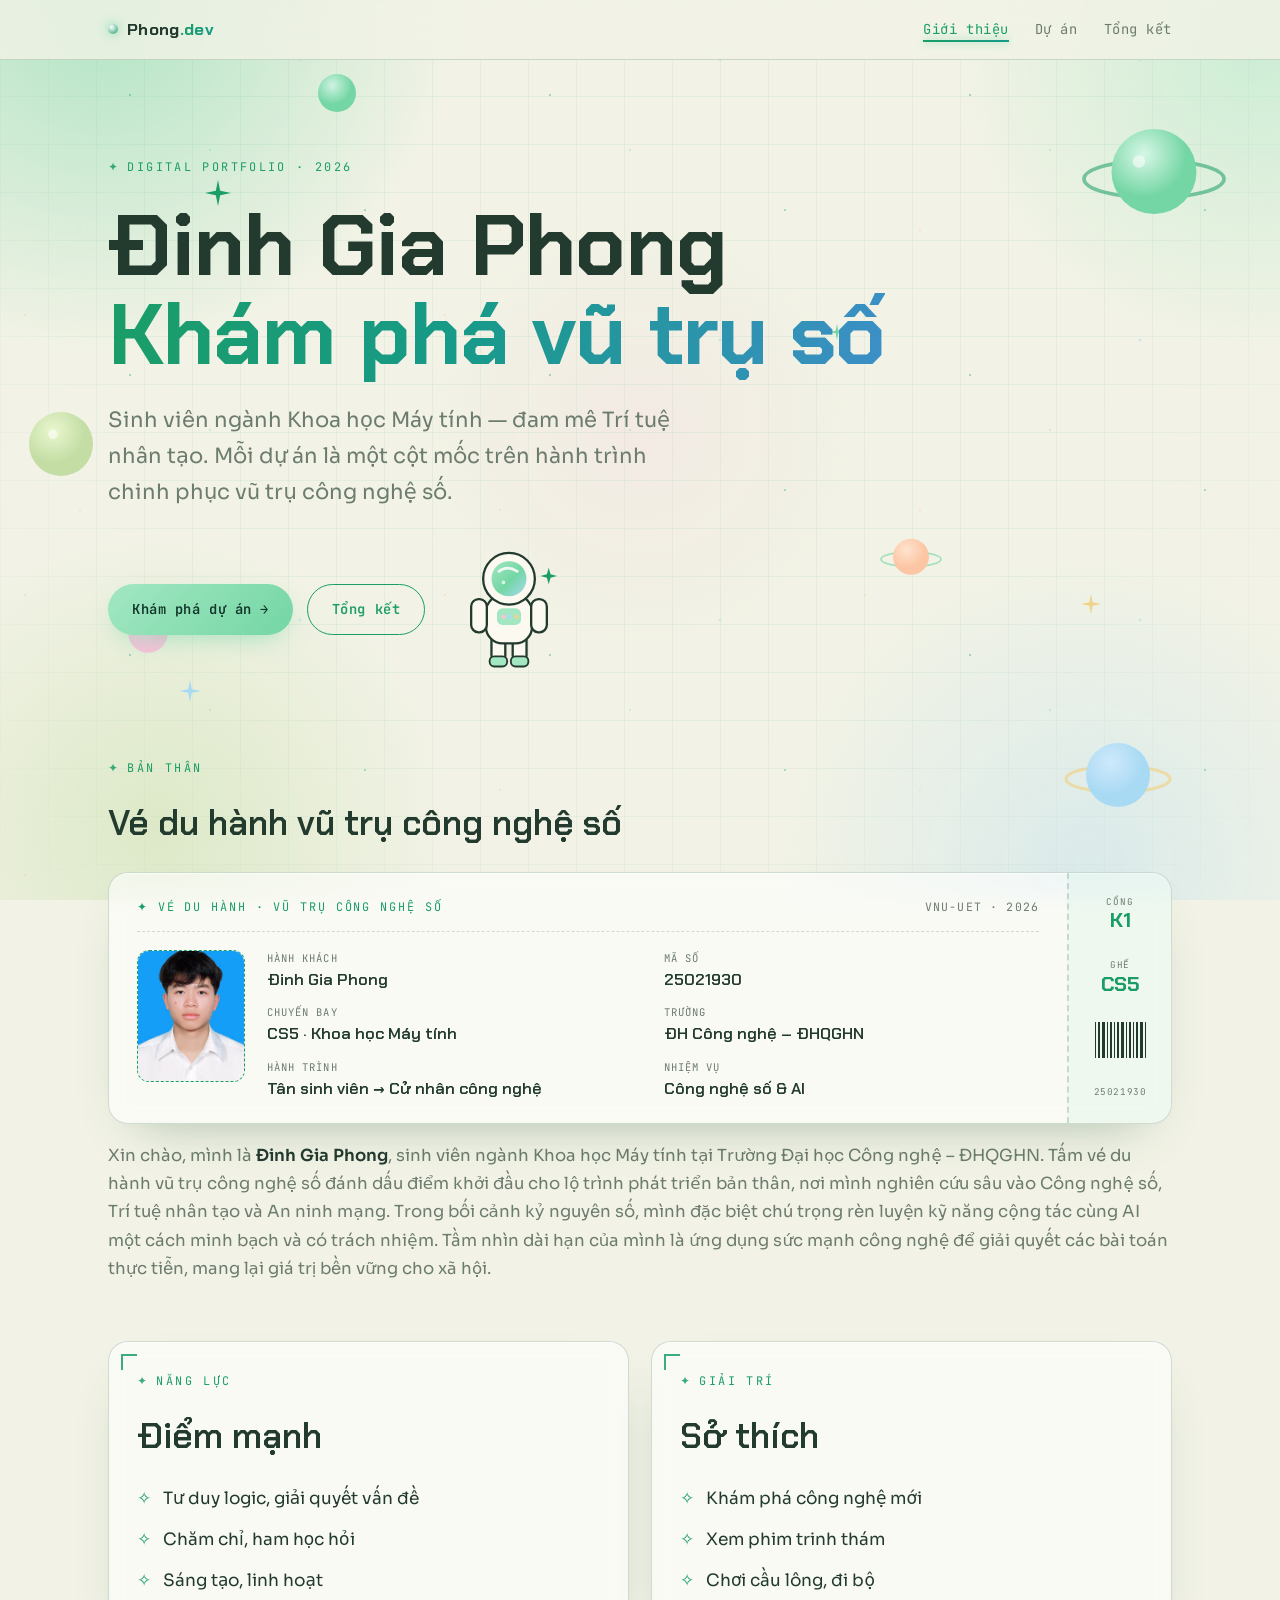
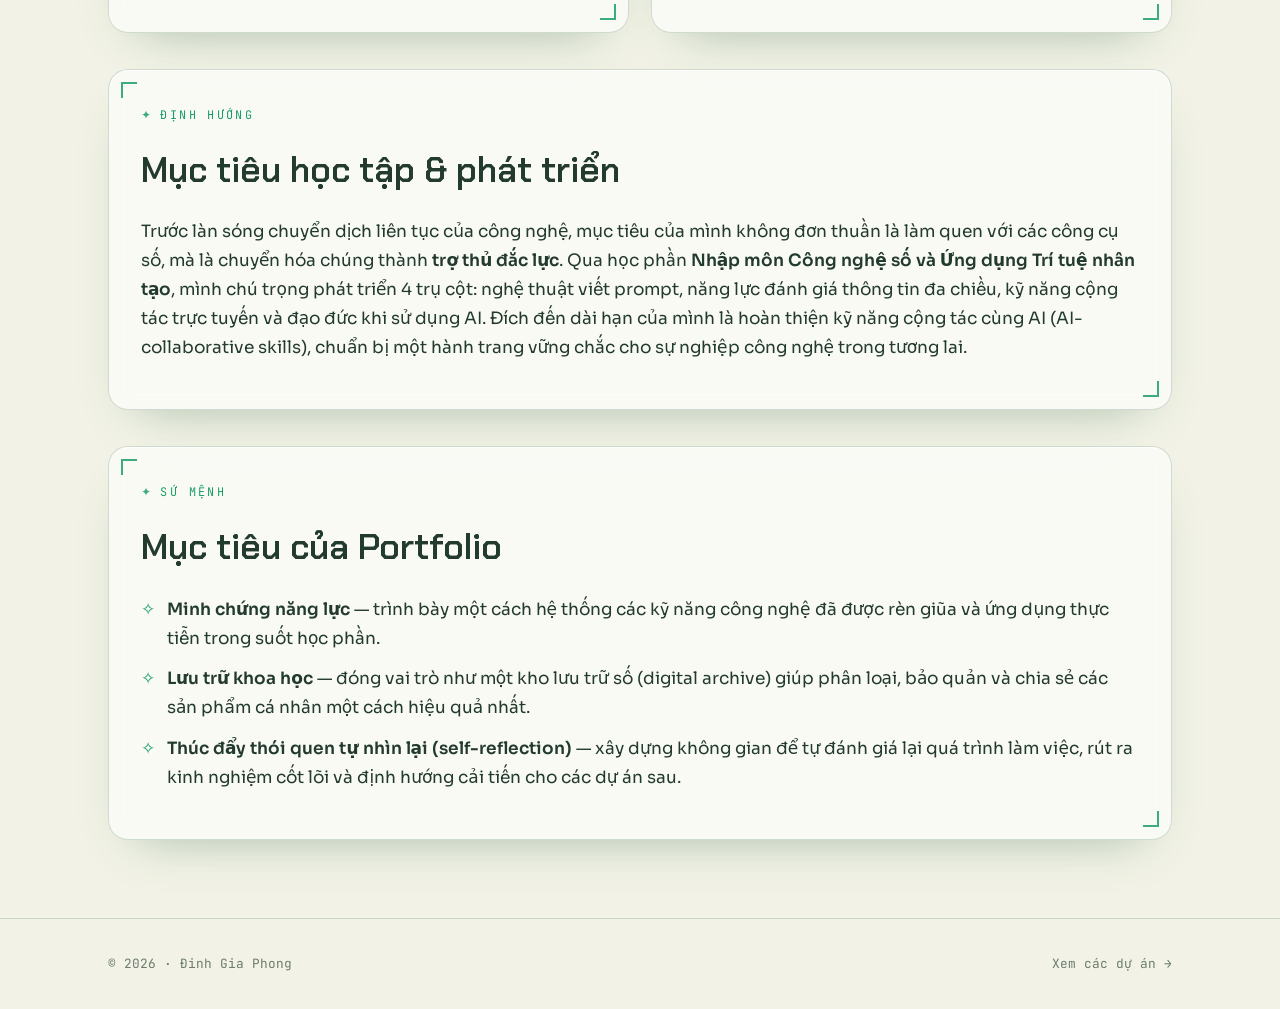
<file: index.html>
<!DOCTYPE html>
<html lang="vi">
<head>
<meta charset="UTF-8" />
<meta name="viewport" content="width=device-width, initial-scale=1.0" />
<!-- 👉 THAY [Tên của em] (hiện ở tiêu đề tab) -->
<title>Portfolio — Đinh Gia Phong</title>
<link rel="preconnect" href="https://fonts.googleapis.com" />
<link rel="preconnect" href="https://fonts.gstatic.com" crossorigin />
<link href="https://fonts.googleapis.com/css2?family=Chakra+Petch:wght@400;500;600;700&family=Sora:wght@400;500;600;700&family=JetBrains+Mono:wght@400;500;600&display=swap" rel="stylesheet" />
<link rel="stylesheet" href="style.css" />
</head>
<body>

<!-- nền vũ trụ (giống nhau ở cả 3 trang) -->
<div class="grid" aria-hidden="true"></div>
<div class="cosmos" aria-hidden="true">
  <svg class="planet p1" viewBox="0 0 120 120"><defs><radialGradient id="g1" cx="38%" cy="30%"><stop offset="0%" stop-color="#D7F7E6"/><stop offset="100%" stop-color="#74D6A4"/></radialGradient></defs><ellipse cx="60" cy="64" rx="56" ry="15" fill="none" stroke="#1B9D67" stroke-width="3" opacity=".55"/><circle cx="60" cy="58" r="34" fill="url(#g1)"/><circle cx="48" cy="50" r="5" fill="#fff" opacity=".55"/></svg>
  <svg class="planet p2" viewBox="0 0 120 120"><defs><radialGradient id="g2" cx="38%" cy="30%"><stop offset="0%" stop-color="#EAF7CF"/><stop offset="100%" stop-color="#C3DDA4"/></radialGradient></defs><circle cx="60" cy="60" r="40" fill="url(#g2)"/><circle cx="50" cy="48" r="6" fill="#fff" opacity=".55"/></svg>
  <svg class="planet p3" viewBox="0 0 120 120"><defs><radialGradient id="g3" cx="38%" cy="30%"><stop offset="0%" stop-color="#CFE9FB"/><stop offset="100%" stop-color="#A9DAF4"/></radialGradient></defs><ellipse cx="60" cy="62" rx="52" ry="13" fill="none" stroke="#F0D38A" stroke-width="3" opacity=".7"/><circle cx="60" cy="58" r="32" fill="url(#g3)"/></svg>
  <svg class="planet p4" viewBox="0 0 120 120"><defs><radialGradient id="g4" cx="38%" cy="30%"><stop offset="0%" stop-color="#CFF3E2"/><stop offset="100%" stop-color="#74D6A4"/></radialGradient></defs><circle cx="60" cy="60" r="38" fill="url(#g4)"/></svg>
  <svg class="planet p5" viewBox="0 0 120 120"><defs><radialGradient id="g5" cx="38%" cy="30%"><stop offset="0%" stop-color="#FFE3CE"/><stop offset="100%" stop-color="#FCC6A4"/></radialGradient></defs><ellipse cx="60" cy="62" rx="50" ry="12" fill="none" stroke="#74D6A4" stroke-width="3" opacity=".6"/><circle cx="60" cy="58" r="30" fill="url(#g5)"/></svg>
  <svg class="planet p6" viewBox="0 0 120 120"><defs><radialGradient id="g6" cx="38%" cy="30%"><stop offset="0%" stop-color="#F7D9E8"/><stop offset="100%" stop-color="#F8C2D8"/></radialGradient></defs><circle cx="60" cy="60" r="36" fill="url(#g6)"/></svg>
  <i class="meteor m1"></i><i class="meteor m2"></i><i class="meteor m3"></i><i class="meteor m4"></i><i class="meteor m5"></i>
  <svg class="spark s1" viewBox="0 0 24 24"><path d="M12 0 L14 10 L24 12 L14 14 L12 24 L10 14 L0 12 L10 10 Z" fill="#1B9D67"/></svg>
  <svg class="spark s2" viewBox="0 0 24 24"><path d="M12 0 L14 10 L24 12 L14 14 L12 24 L10 14 L0 12 L10 10 Z" fill="#F0D38A"/></svg>
  <svg class="spark s3" viewBox="0 0 24 24"><path d="M12 0 L14 10 L24 12 L14 14 L12 24 L10 14 L0 12 L10 10 Z" fill="#74D6A4"/></svg>
  <svg class="spark s4" viewBox="0 0 24 24"><path d="M12 0 L14 10 L24 12 L14 14 L12 24 L10 14 L0 12 L10 10 Z" fill="#A9DAF4"/></svg>
</div>

<header class="topbar">
  <nav class="nav">
    <!-- 👉 THAY tên trong logo -->
    <a class="brand" href="index.html"><span class="dot"></span>Phong<span>.dev</span></a>
    <ul class="nav-links">
      <li><a href="index.html" class="is-active">Giới thiệu</a></li>
      <li><a href="projects.html">Dự án</a></li>
      <li><a href="conclusion.html">Tổng kết</a></li>
    </ul>
  </nav>
</header>

<section class="hero">
  <div class="wrap">
    <span class="kicker rise d1">Digital Portfolio · 2026</span>
    <!-- 👉 THAY tên -->
    <h1 class="rise d2">Đinh Gia Phong<br /><span class="accent">Khám phá vũ trụ số</span></h1>
    <p class="lede rise d3">
      Sinh viên ngành Khoa học Máy tính — đam mê Trí tuệ nhân tạo. Mỗi dự án là một cột mốc trên hành trình chinh phục vũ trụ công nghệ số.
    </p>
    <div class="hero-row rise d4">
      <div class="hero-cta">
        <a class="btn" href="projects.html">Khám phá dự án →</a>
        <a class="btn btn-ghost" href="conclusion.html">Tổng kết</a>
      </div>
      <!-- 🧑‍🚀 Phi hành gia -->
      <svg class="astro" viewBox="0 0 130 150" xmlns="http://www.w3.org/2000/svg">
        <defs><linearGradient id="visor" x1="0" y1="0" x2="1" y2="1"><stop offset="0%" stop-color="#A2E7C2"/><stop offset="55%" stop-color="#74D6A4"/><stop offset="100%" stop-color="#A9DAF4"/></linearGradient></defs>
        <rect x="42" y="58" width="46" height="50" rx="14" fill="#74D6A4"/>
        <rect x="46" y="100" width="15" height="32" rx="7" fill="#FCF9F1" stroke="#233A2E" stroke-width="2.5"/>
        <rect x="69" y="100" width="15" height="32" rx="7" fill="#FCF9F1" stroke="#233A2E" stroke-width="2.5"/>
        <rect x="44" y="126" width="19" height="11" rx="5" fill="#A2E7C2" stroke="#233A2E" stroke-width="2"/>
        <rect x="67" y="126" width="19" height="11" rx="5" fill="#A2E7C2" stroke="#233A2E" stroke-width="2"/>
        <rect x="40" y="60" width="50" height="52" rx="18" fill="#FCF9F1" stroke="#233A2E" stroke-width="2.5"/>
        <rect x="24" y="64" width="17" height="36" rx="8" fill="#FCF9F1" stroke="#233A2E" stroke-width="2.5"/>
        <rect x="89" y="64" width="17" height="36" rx="8" fill="#FCF9F1" stroke="#233A2E" stroke-width="2.5"/>
        <rect x="52" y="74" width="26" height="18" rx="6" fill="#A2E7C2"/>
        <circle cx="59" cy="83" r="2.4" fill="#F8C2D8"/><circle cx="66" cy="83" r="2.4" fill="#A9DAF4"/><circle cx="73" cy="83" r="2.4" fill="#F0D38A"/>
        <circle cx="65" cy="42" r="28" fill="#FCF9F1" stroke="#233A2E" stroke-width="2.5"/>
        <circle cx="65" cy="42" r="19" fill="url(#visor)"/>
        <path d="M54 34 q9 -7 20 0" stroke="#fff" stroke-width="3" fill="none" stroke-linecap="round" opacity=".85"/>
        <circle cx="59" cy="46" r="2" fill="#fff" opacity=".7"/>
        <path d="M108 30 l2 7 7 2 -7 2 -2 7 -2 -7 -7 -2 7 -2 z" fill="#1B9D67"/>
      </svg>
    </div>
  </div>
</section>

<section class="section">
  <div class="wrap">
    <span class="kicker">Bản thân</span><h2>Vé du hành vũ trụ công nghệ số</h2>
    <div class="ticket">
      <div class="ticket-main">
        <div class="ticket-head">
          <span class="t-name">✦ Vé du hành · Vũ trụ công nghệ số</span>
          <span class="t-code">VNU-UET · 2026</span>
        </div>
        <div class="ticket-body">
          <!-- 👉 CHÈN ẢNH THẺ: thay nội dung bên trong .id-photo bằng <img src="images/anh-the.png" alt="Ảnh thẻ"> -->
          <div class="id-photo"><img src="images/anh_the.jpg" alt="Ảnh thẻ Đinh Gia Phong"></div>
          <div class="t-fields">
            <div class="t-field"><div class="k">Hành khách</div><div class="v">Đinh Gia Phong</div></div>
            <div class="t-field"><div class="k">Mã số</div><div class="v">25021930</div></div>
            <div class="t-field"><div class="k">Chuyến bay</div><div class="v">CS5 · Khoa học Máy tính</div></div>
            <div class="t-field"><div class="k">Trường</div><div class="v">ĐH Công nghệ – ĐHQGHN</div></div>
            <div class="t-field"><div class="k">Hành trình</div><div class="v">Tân sinh viên → Cử nhân công nghệ</div></div>
            <div class="t-field"><div class="k">Nhiệm vụ</div><div class="v">Công nghệ số &amp; AI</div></div>
          </div>
        </div>
      </div>
      <div class="ticket-stub">
        <div><div class="k">Cổng</div><div class="v">K1</div></div>
        <div><div class="k">Ghế</div><div class="v">CS5</div></div>
        <div class="barcode"><i class="b1"></i><i></i><i class="b3"></i><i class="b1"></i><i></i><i class="b1"></i><i></i><i class="b3"></i><i class="b1"></i><i></i><i class="b1"></i><i></i><i class="b3"></i><i class="b1"></i></div>
        <div class="stub-id">25021930</div>
      </div>
    </div>
    <p class="ticket-note">Xin chào, mình là <strong>Đinh Gia Phong</strong>, sinh viên ngành Khoa học Máy tính tại Trường Đại học Công nghệ – ĐHQGHN. Tấm vé du hành vũ trụ công nghệ số đánh dấu điểm khởi đầu cho lộ trình phát triển bản thân, nơi mình nghiên cứu sâu vào Công nghệ số, Trí tuệ nhân tạo và An ninh mạng. Trong bối cảnh kỷ nguyên số, mình đặc biệt chú trọng rèn luyện kỹ năng cộng tác cùng AI một cách minh bạch và có trách nhiệm. Tầm nhìn dài hạn của mình là ứng dụng sức mạnh công nghệ để giải quyết các bài toán thực tiễn, mang lại giá trị bền vững cho xã hội.</p>
  </div>
</section>

<section class="section">
  <div class="wrap">
    <div class="duo">
      <div class="panel hud">
        <span class="kicker">Năng lực</span><h2>Điểm mạnh</h2>
        <ul>
          <li>Tư duy logic, giải quyết vấn đề</li>
          <li>Chăm chỉ, ham học hỏi</li>
          <li>Sáng tạo, linh hoạt</li>
        </ul>
      </div>
      <div class="panel hud">
        <span class="kicker">Giải trí</span><h2>Sở thích</h2>
        <ul>
          <li>Khám phá công nghệ mới</li>
          <li>Xem phim trinh thám</li>
          <li>Chơi cầu lông, đi bộ</li>
        </ul>
      </div>
    </div>
  </div>
</section>

<section class="section">
  <div class="wrap"><div class="panel hud">
    <span class="kicker">Định hướng</span><h2>Mục tiêu học tập &amp; phát triển</h2>
    <p>Trước làn sóng chuyển dịch liên tục của công nghệ, mục tiêu của mình không đơn thuần là làm quen với các công cụ số, mà là chuyển hóa chúng thành <strong>trợ thủ đắc lực</strong>. Qua học phần <strong>Nhập môn Công nghệ số và Ứng dụng Trí tuệ nhân tạo</strong>, mình chú trọng phát triển 4 trụ cột: nghệ thuật viết prompt, năng lực đánh giá thông tin đa chiều, kỹ năng cộng tác trực tuyến và đạo đức khi sử dụng AI. Đích đến dài hạn của mình là hoàn thiện kỹ năng cộng tác cùng AI (AI-collaborative skills), chuẩn bị một hành trang vững chắc cho sự nghiệp công nghệ trong tương lai.</p>
  </div></div>
</section>

<section class="section">
  <div class="wrap"><div class="panel hud">
    <span class="kicker">Sứ mệnh</span><h2>Mục tiêu của Portfolio</h2>
    <ul>
      <li><strong>Minh chứng năng lực</strong> — trình bày một cách hệ thống các kỹ năng công nghệ đã được rèn giũa và ứng dụng thực tiễn trong suốt học phần.</li>
      <li><strong>Lưu trữ khoa học</strong> — đóng vai trò như một kho lưu trữ số (digital archive) giúp phân loại, bảo quản và chia sẻ các sản phẩm cá nhân một cách hiệu quả nhất.</li>
      <li><strong>Thúc đẩy thói quen tự nhìn lại (self-reflection)</strong> — xây dựng không gian để tự đánh giá lại quá trình làm việc, rút ra kinh nghiệm cốt lõi và định hướng cải tiến cho các dự án sau.</li>
    </ul>
  </div></div>
</section>

<footer class="foot">
  <div class="wrap">
    <span>© 2026 · Đinh Gia Phong</span>
    <span><a href="projects.html">Xem các dự án →</a></span>
  </div>
</footer>

</body>
</html>
</file>
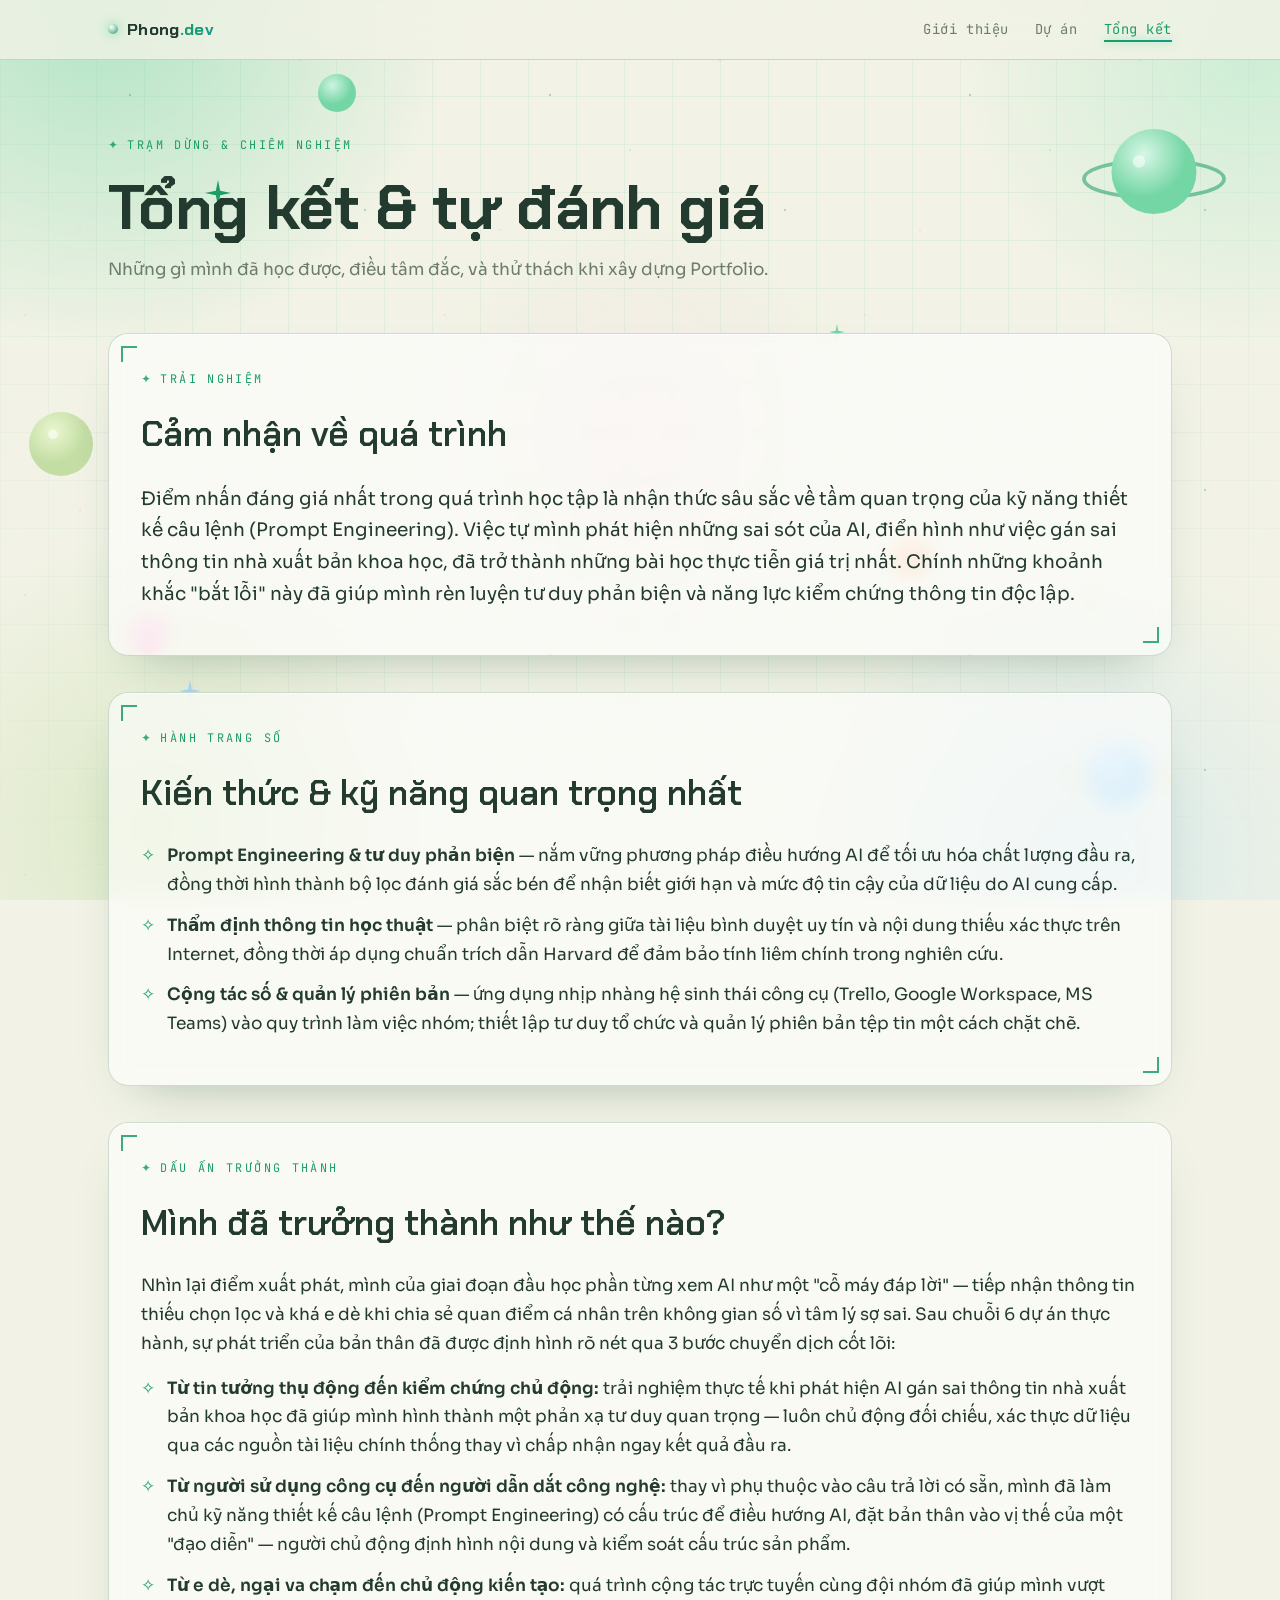
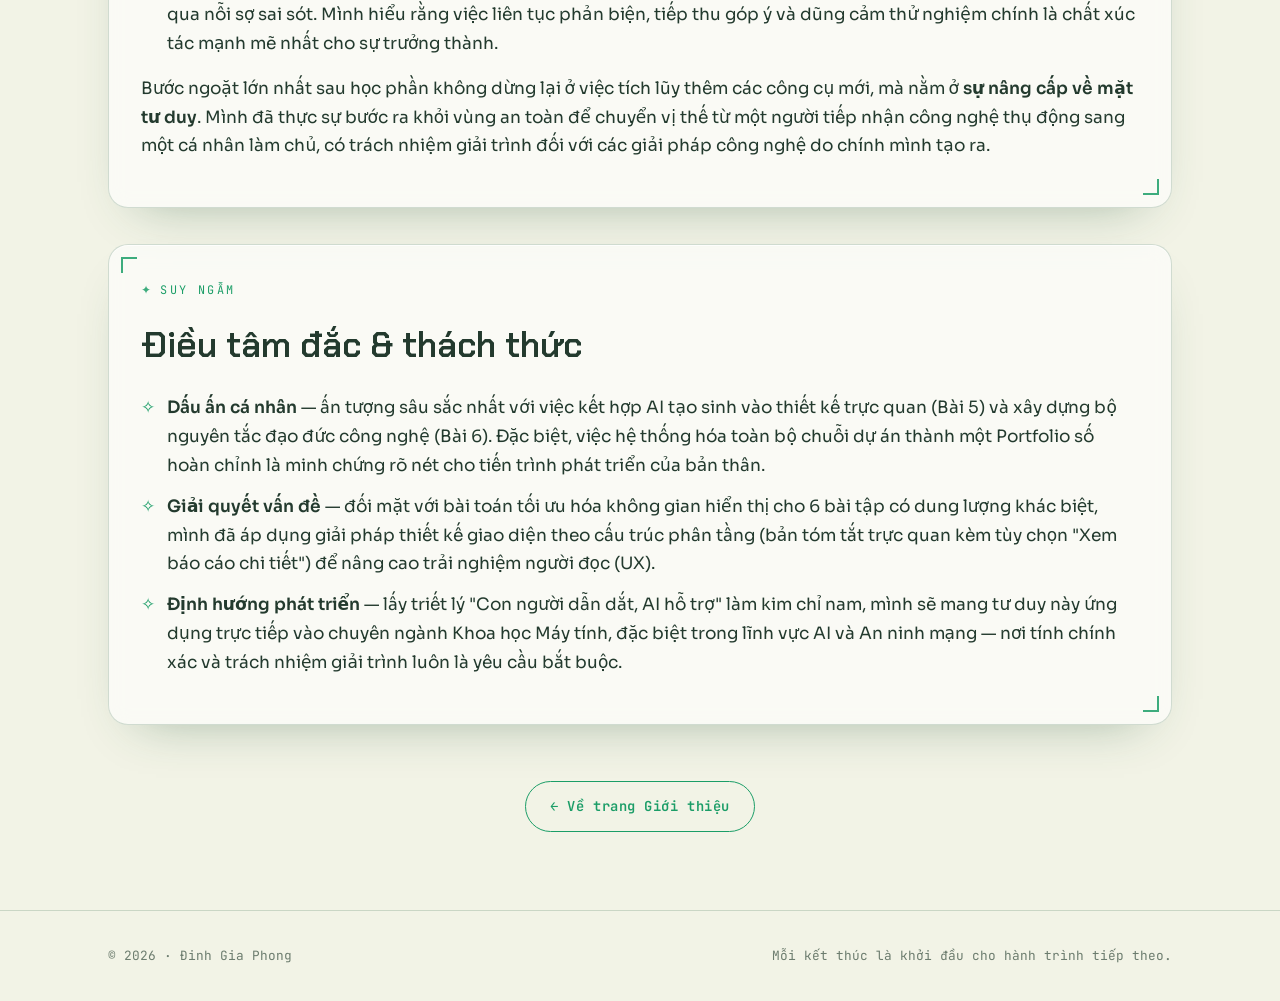
<file: conclusion.html>
<!DOCTYPE html>
<html lang="vi">
<head>
<meta charset="UTF-8" />
<meta name="viewport" content="width=device-width, initial-scale=1.0" />
<title>Tổng kết — Đinh Gia Phong</title>
<link rel="preconnect" href="https://fonts.googleapis.com" />
<link rel="preconnect" href="https://fonts.gstatic.com" crossorigin />
<link href="https://fonts.googleapis.com/css2?family=Chakra+Petch:wght@400;500;600;700&family=Sora:wght@400;500;600;700&family=JetBrains+Mono:wght@400;500;600&display=swap" rel="stylesheet" />
<link rel="stylesheet" href="style.css" />
</head>
<body>

<div class="grid" aria-hidden="true"></div>
<div class="cosmos" aria-hidden="true">
  <svg class="planet p1" viewBox="0 0 120 120"><defs><radialGradient id="g1" cx="38%" cy="30%"><stop offset="0%" stop-color="#D7F7E6"/><stop offset="100%" stop-color="#74D6A4"/></radialGradient></defs><ellipse cx="60" cy="64" rx="56" ry="15" fill="none" stroke="#1B9D67" stroke-width="3" opacity=".55"/><circle cx="60" cy="58" r="34" fill="url(#g1)"/><circle cx="48" cy="50" r="5" fill="#fff" opacity=".55"/></svg>
  <svg class="planet p2" viewBox="0 0 120 120"><defs><radialGradient id="g2" cx="38%" cy="30%"><stop offset="0%" stop-color="#EAF7CF"/><stop offset="100%" stop-color="#C3DDA4"/></radialGradient></defs><circle cx="60" cy="60" r="40" fill="url(#g2)"/><circle cx="50" cy="48" r="6" fill="#fff" opacity=".55"/></svg>
  <svg class="planet p3" viewBox="0 0 120 120"><defs><radialGradient id="g3" cx="38%" cy="30%"><stop offset="0%" stop-color="#CFE9FB"/><stop offset="100%" stop-color="#A9DAF4"/></radialGradient></defs><ellipse cx="60" cy="62" rx="52" ry="13" fill="none" stroke="#F0D38A" stroke-width="3" opacity=".7"/><circle cx="60" cy="58" r="32" fill="url(#g3)"/></svg>
  <svg class="planet p4" viewBox="0 0 120 120"><defs><radialGradient id="g4" cx="38%" cy="30%"><stop offset="0%" stop-color="#CFF3E2"/><stop offset="100%" stop-color="#74D6A4"/></radialGradient></defs><circle cx="60" cy="60" r="38" fill="url(#g4)"/></svg>
  <svg class="planet p5" viewBox="0 0 120 120"><defs><radialGradient id="g5" cx="38%" cy="30%"><stop offset="0%" stop-color="#FFE3CE"/><stop offset="100%" stop-color="#FCC6A4"/></radialGradient></defs><ellipse cx="60" cy="62" rx="50" ry="12" fill="none" stroke="#74D6A4" stroke-width="3" opacity=".6"/><circle cx="60" cy="58" r="30" fill="url(#g5)"/></svg>
  <svg class="planet p6" viewBox="0 0 120 120"><defs><radialGradient id="g6" cx="38%" cy="30%"><stop offset="0%" stop-color="#F7D9E8"/><stop offset="100%" stop-color="#F8C2D8"/></radialGradient></defs><circle cx="60" cy="60" r="36" fill="url(#g6)"/></svg>
  <i class="meteor m1"></i><i class="meteor m2"></i><i class="meteor m3"></i><i class="meteor m4"></i><i class="meteor m5"></i>
  <svg class="spark s1" viewBox="0 0 24 24"><path d="M12 0 L14 10 L24 12 L14 14 L12 24 L10 14 L0 12 L10 10 Z" fill="#1B9D67"/></svg>
  <svg class="spark s2" viewBox="0 0 24 24"><path d="M12 0 L14 10 L24 12 L14 14 L12 24 L10 14 L0 12 L10 10 Z" fill="#F0D38A"/></svg>
  <svg class="spark s3" viewBox="0 0 24 24"><path d="M12 0 L14 10 L24 12 L14 14 L12 24 L10 14 L0 12 L10 10 Z" fill="#74D6A4"/></svg>
  <svg class="spark s4" viewBox="0 0 24 24"><path d="M12 0 L14 10 L24 12 L14 14 L12 24 L10 14 L0 12 L10 10 Z" fill="#A9DAF4"/></svg>
</div>

<header class="topbar">
  <nav class="nav">
    <a class="brand" href="index.html"><span class="dot"></span>Phong<span>.dev</span></a>
    <ul class="nav-links">
      <li><a href="index.html">Giới thiệu</a></li>
      <li><a href="projects.html">Dự án</a></li>
      <li><a href="conclusion.html" class="is-active">Tổng kết</a></li>
    </ul>
  </nav>
</header>

<section class="page-head">
  <div class="wrap"><span class="kicker">Trạm dừng  &amp; chiêm nghiệm</span><h1>Tổng kết &amp; tự đánh giá</h1>
  <p>Những gì mình đã học được, điều tâm đắc, và thử thách khi xây dựng Portfolio.</p></div>
</section>

<section class="section">
  <div class="wrap"><div class="panel hud">
    <span class="kicker">Trải nghiệm</span><h2>Cảm nhận về quá trình</h2>
    <p class="lead">Điểm nhấn đáng giá nhất trong quá trình học tập là nhận thức sâu sắc về tầm quan trọng của kỹ năng thiết kế câu lệnh (Prompt Engineering). Việc tự mình phát hiện những sai sót của AI, điển hình như việc gán sai thông tin nhà xuất bản khoa học, đã trở thành những bài học thực tiễn giá trị nhất. Chính những khoảnh khắc "bắt lỗi" này đã giúp mình rèn luyện tư duy phản biện và năng lực kiểm chứng thông tin độc lập.</p>
  </div></div>
</section>

<section class="section">
  <div class="wrap"><div class="panel hud">
    <span class="kicker">Hành trang số</span><h2>Kiến thức &amp; kỹ năng quan trọng nhất</h2>
    <ul>
      <li><strong>Prompt Engineering &amp; tư duy phản biện</strong> — nắm vững phương pháp điều hướng AI để tối ưu hóa chất lượng đầu ra, đồng thời hình thành bộ lọc đánh giá sắc bén để nhận biết giới hạn và mức độ tin cậy của dữ liệu do AI cung cấp.</li>
      <li><strong>Thẩm định thông tin học thuật</strong> — phân biệt rõ ràng giữa tài liệu bình duyệt uy tín và nội dung thiếu xác thực trên Internet, đồng thời áp dụng chuẩn trích dẫn Harvard để đảm bảo tính liêm chính trong nghiên cứu.</li>
      <li><strong>Cộng tác số &amp; quản lý phiên bản</strong> — ứng dụng nhịp nhàng hệ sinh thái công cụ (Trello, Google Workspace, MS Teams) vào quy trình làm việc nhóm; thiết lập tư duy tổ chức và quản lý phiên bản tệp tin một cách chặt chẽ.</li>
    </ul>
  </div></div>
</section>

<section class="section">
  <div class="wrap"><div class="panel hud">
    <span class="kicker">Dấu ấn trưởng thành</span><h2>Mình đã trưởng thành như thế nào?</h2>
    <p>Nhìn lại điểm xuất phát, mình của giai đoạn đầu học phần từng xem AI như một "cỗ máy đáp lời" — tiếp nhận thông tin thiếu chọn lọc và khá e dè khi chia sẻ quan điểm cá nhân trên không gian số vì tâm lý sợ sai. Sau chuỗi 6 dự án thực hành, sự phát triển của bản thân đã được định hình rõ nét qua 3 bước chuyển dịch cốt lõi:</p>
    <ul>
      <li><strong>Từ tin tưởng thụ động đến kiểm chứng chủ động:</strong> trải nghiệm thực tế khi phát hiện AI gán sai thông tin nhà xuất bản khoa học đã giúp mình hình thành một phản xạ tư duy quan trọng — luôn chủ động đối chiếu, xác thực dữ liệu qua các nguồn tài liệu chính thống thay vì chấp nhận ngay kết quả đầu ra.</li>
      <li><strong>Từ người sử dụng công cụ đến người dẫn dắt công nghệ:</strong> thay vì phụ thuộc vào câu trả lời có sẵn, mình đã làm chủ kỹ năng thiết kế câu lệnh (Prompt Engineering) có cấu trúc để điều hướng AI, đặt bản thân vào vị thế của một "đạo diễn" — người chủ động định hình nội dung và kiểm soát cấu trúc sản phẩm.</li>
      <li><strong>Từ e dè, ngại va chạm đến chủ động kiến tạo:</strong> quá trình cộng tác trực tuyến cùng đội nhóm đã giúp mình vượt qua nỗi sợ sai sót. Mình hiểu rằng việc liên tục phản biện, tiếp thu góp ý và dũng cảm thử nghiệm chính là chất xúc tác mạnh mẽ nhất cho sự trưởng thành.</li>
    </ul>
    <p>Bước ngoặt lớn nhất sau học phần không dừng lại ở việc tích lũy thêm các công cụ mới, mà nằm ở <strong>sự nâng cấp về mặt tư duy</strong>. Mình đã thực sự bước ra khỏi vùng an toàn để chuyển vị thế từ một người tiếp nhận công nghệ thụ động sang một cá nhân làm chủ, có trách nhiệm giải trình đối với các giải pháp công nghệ do chính mình tạo ra.</p>
  </div></div>
</section>

<section class="section">
  <div class="wrap"><div class="panel hud">
    <span class="kicker">Suy ngẫm</span><h2>Điều tâm đắc &amp; thách thức</h2>
    <ul>
      <li><strong>Dấu ấn cá nhân</strong> — ấn tượng sâu sắc nhất với việc kết hợp AI tạo sinh vào thiết kế trực quan (Bài 5) và xây dựng bộ nguyên tắc đạo đức công nghệ (Bài 6). Đặc biệt, việc hệ thống hóa toàn bộ chuỗi dự án thành một Portfolio số hoàn chỉnh là minh chứng rõ nét cho tiến trình phát triển của bản thân.</li>
      <li><strong>Giải quyết vấn đề</strong> — đối mặt với bài toán tối ưu hóa không gian hiển thị cho 6 bài tập có dung lượng khác biệt, mình đã áp dụng giải pháp thiết kế giao diện theo cấu trúc phân tầng (bản tóm tắt trực quan kèm tùy chọn "Xem báo cáo chi tiết") để nâng cao trải nghiệm người đọc (UX).</li>
      <li><strong>Định hướng phát triển</strong> — lấy triết lý "Con người dẫn dắt, AI hỗ trợ" làm kim chỉ nam, mình sẽ mang tư duy này ứng dụng trực tiếp vào chuyên ngành Khoa học Máy tính, đặc biệt trong lĩnh vực AI và An ninh mạng — nơi tính chính xác và trách nhiệm giải trình luôn là yêu cầu bắt buộc.</li>
    </ul>
  </div></div>
</section>

<section class="section" style="text-align:center;margin-top:20px">
  <div class="wrap"><a class="btn btn-ghost" href="index.html">← Về trang Giới thiệu</a></div>
</section>

<footer class="foot">
  <div class="wrap">
    <span>© 2026 · Đinh Gia Phong</span>
    <span>Mỗi kết thúc là khởi đầu cho hành trình tiếp theo.</span>
  </div>
</footer>

</body>
</html>
</file>
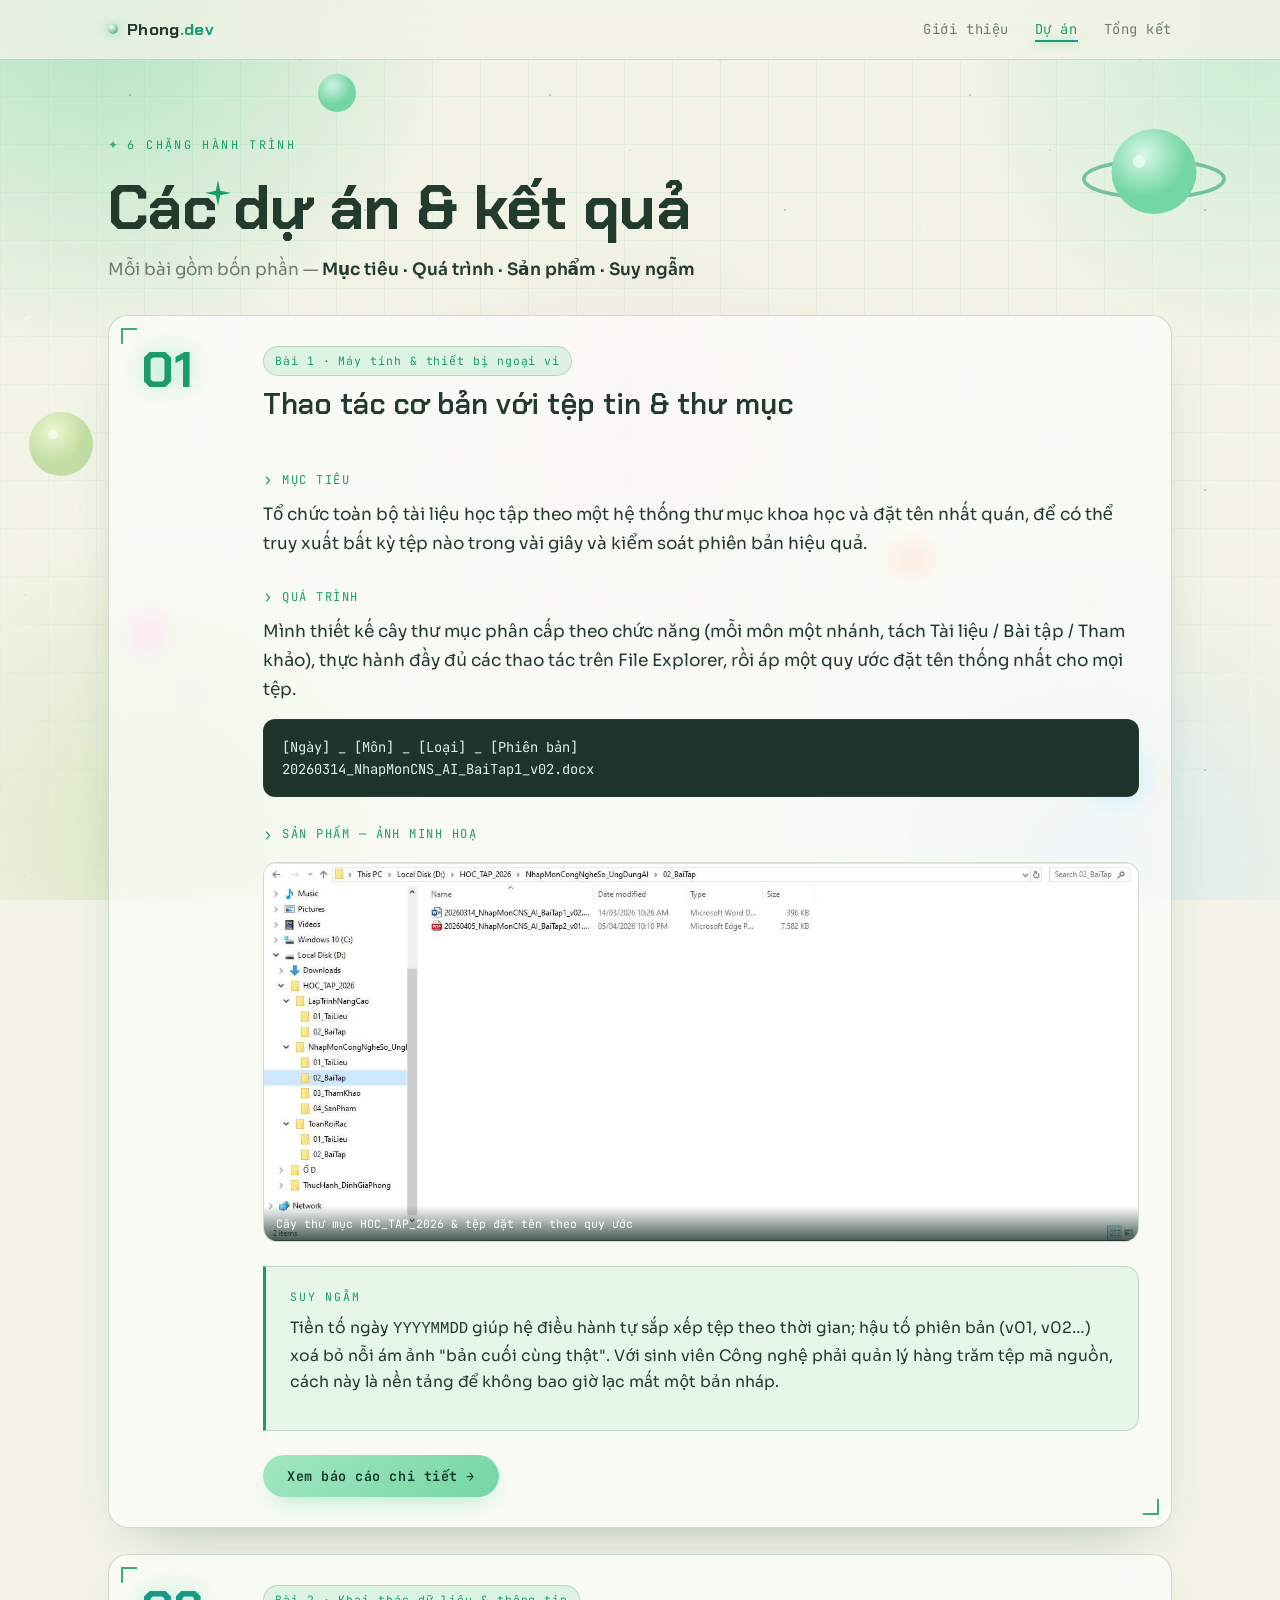
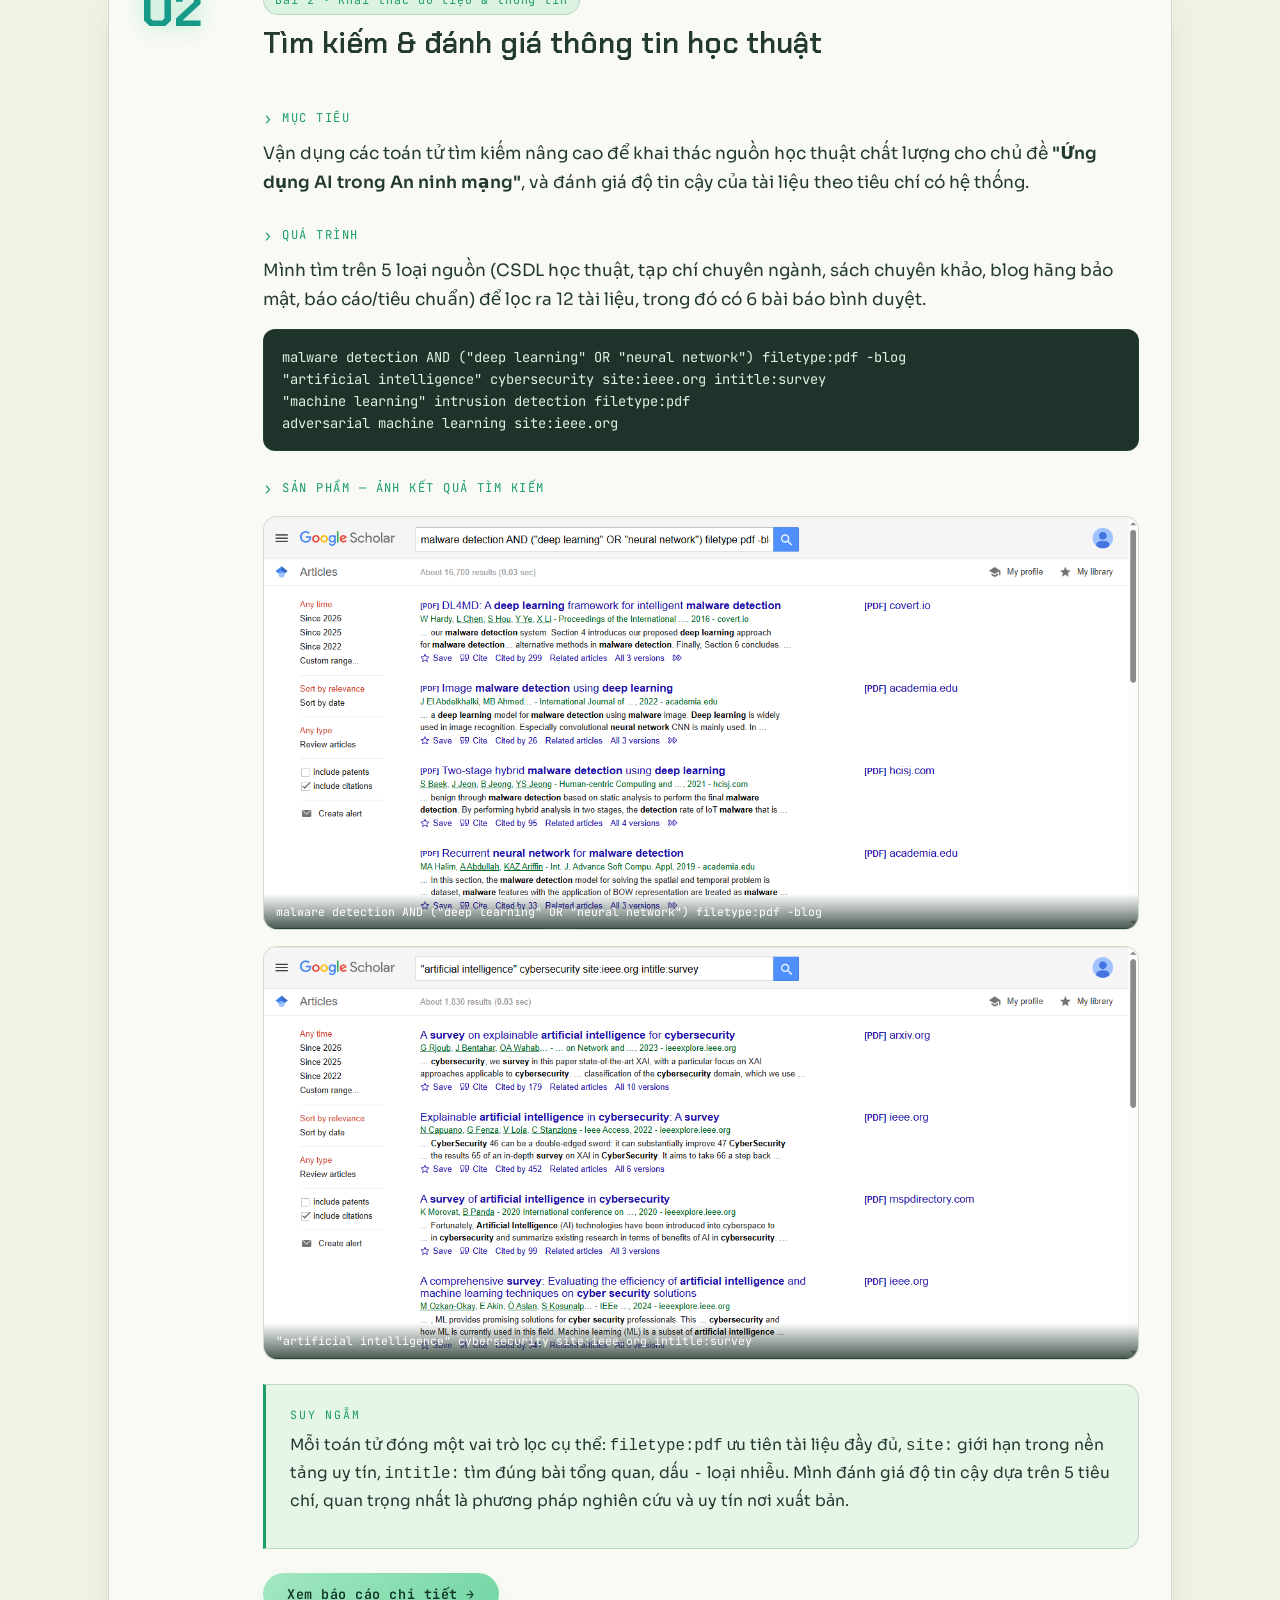
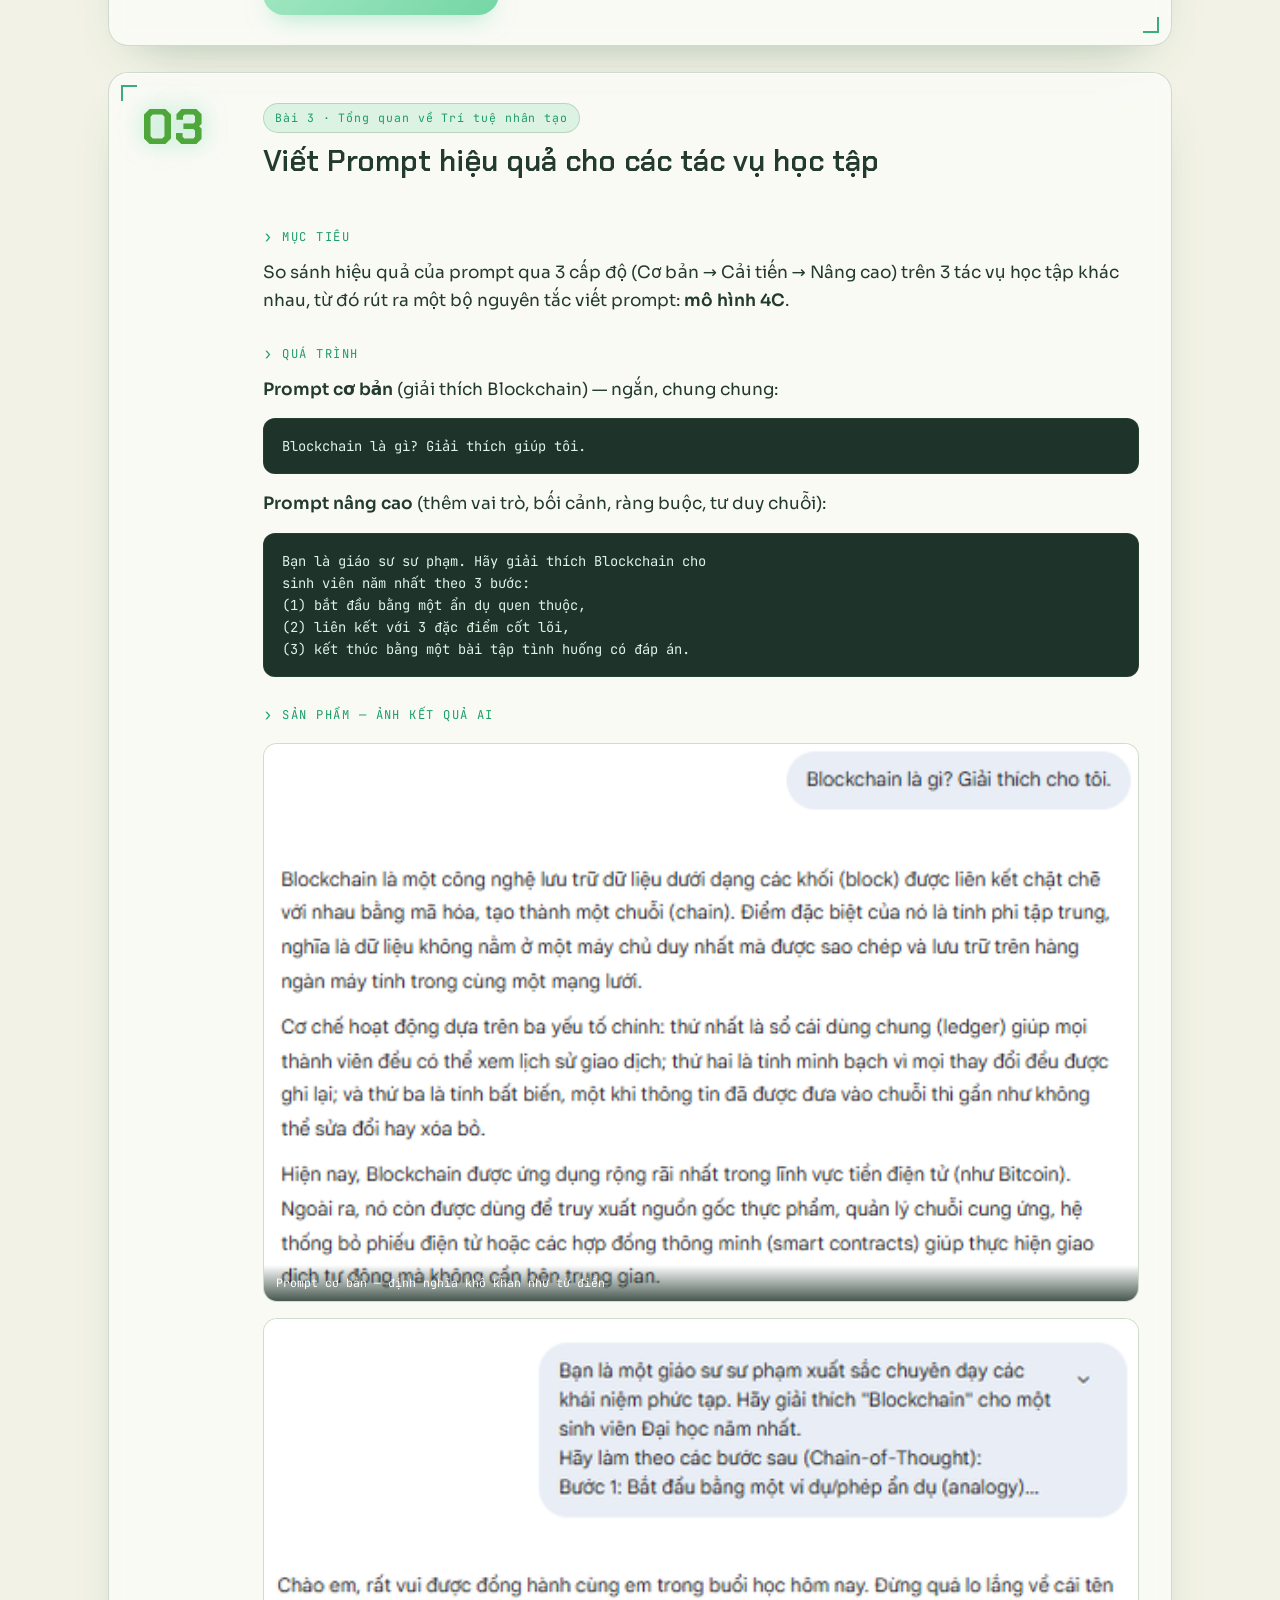
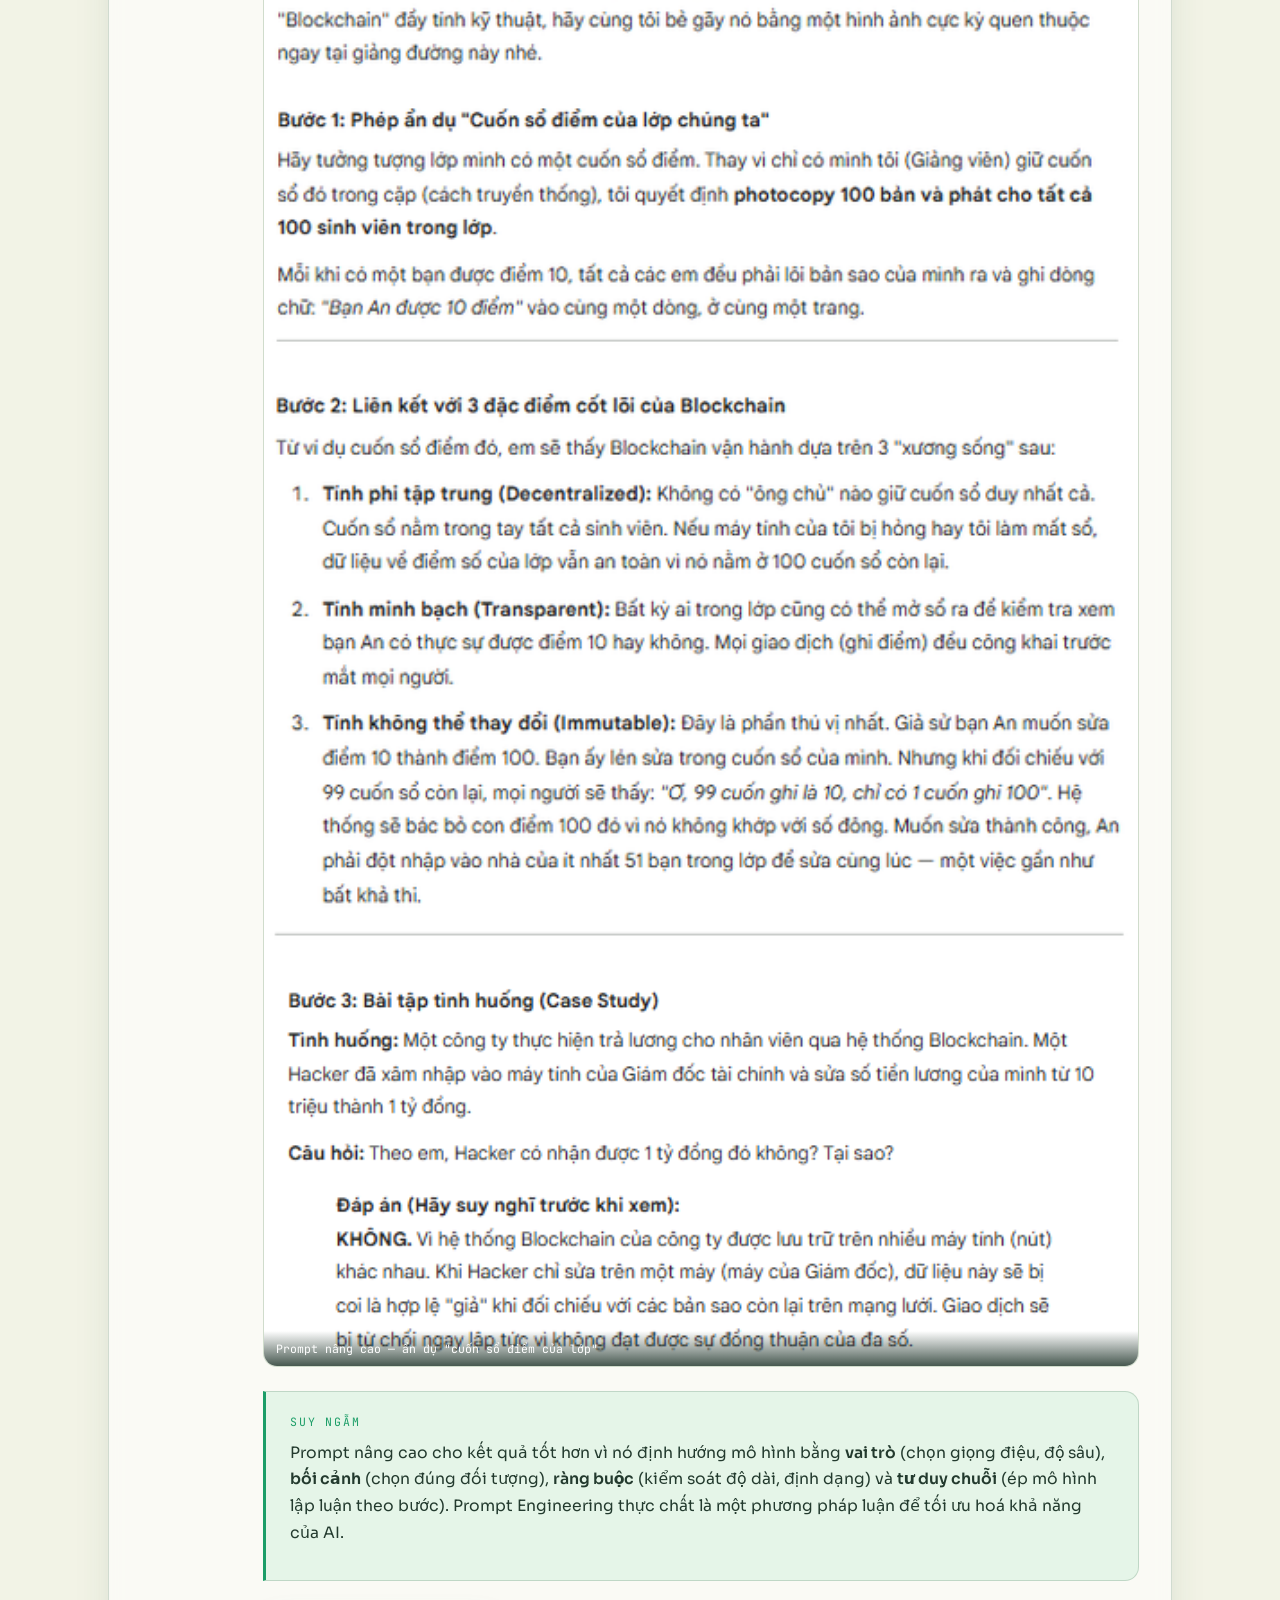
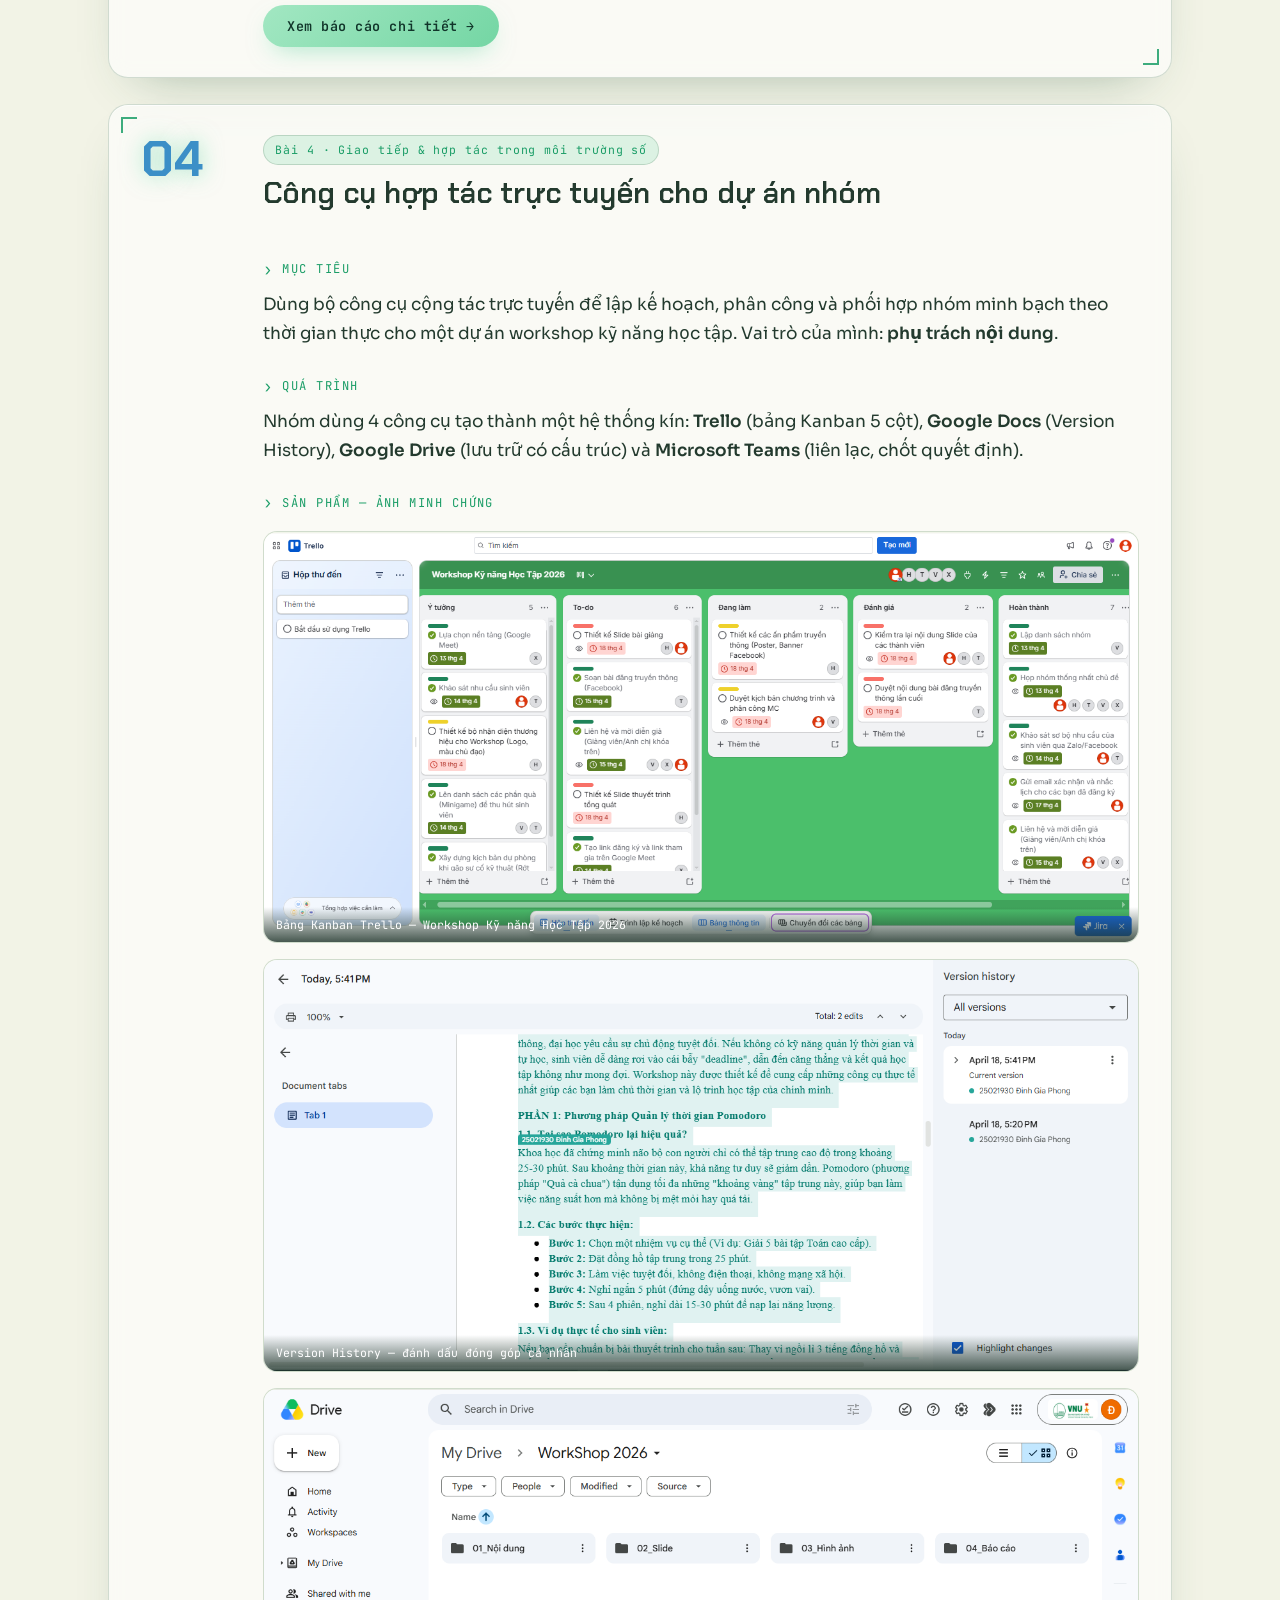
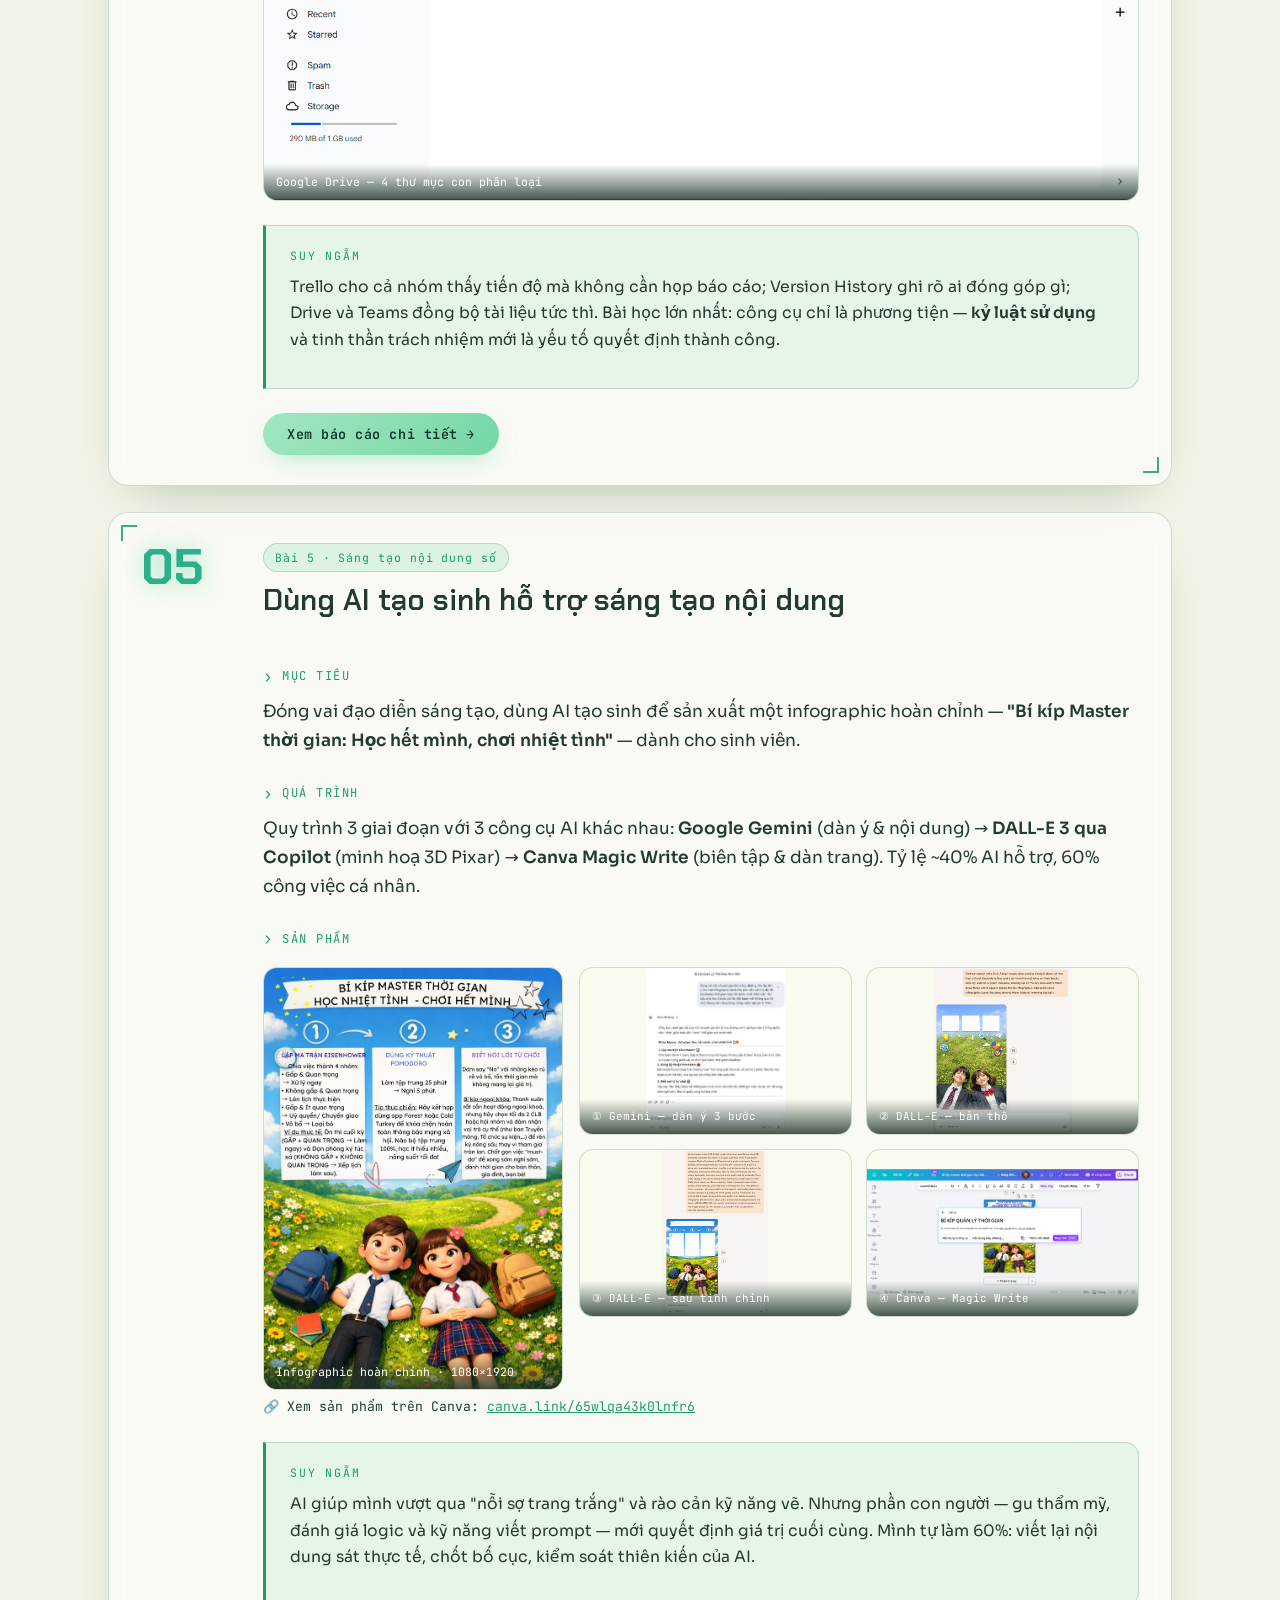
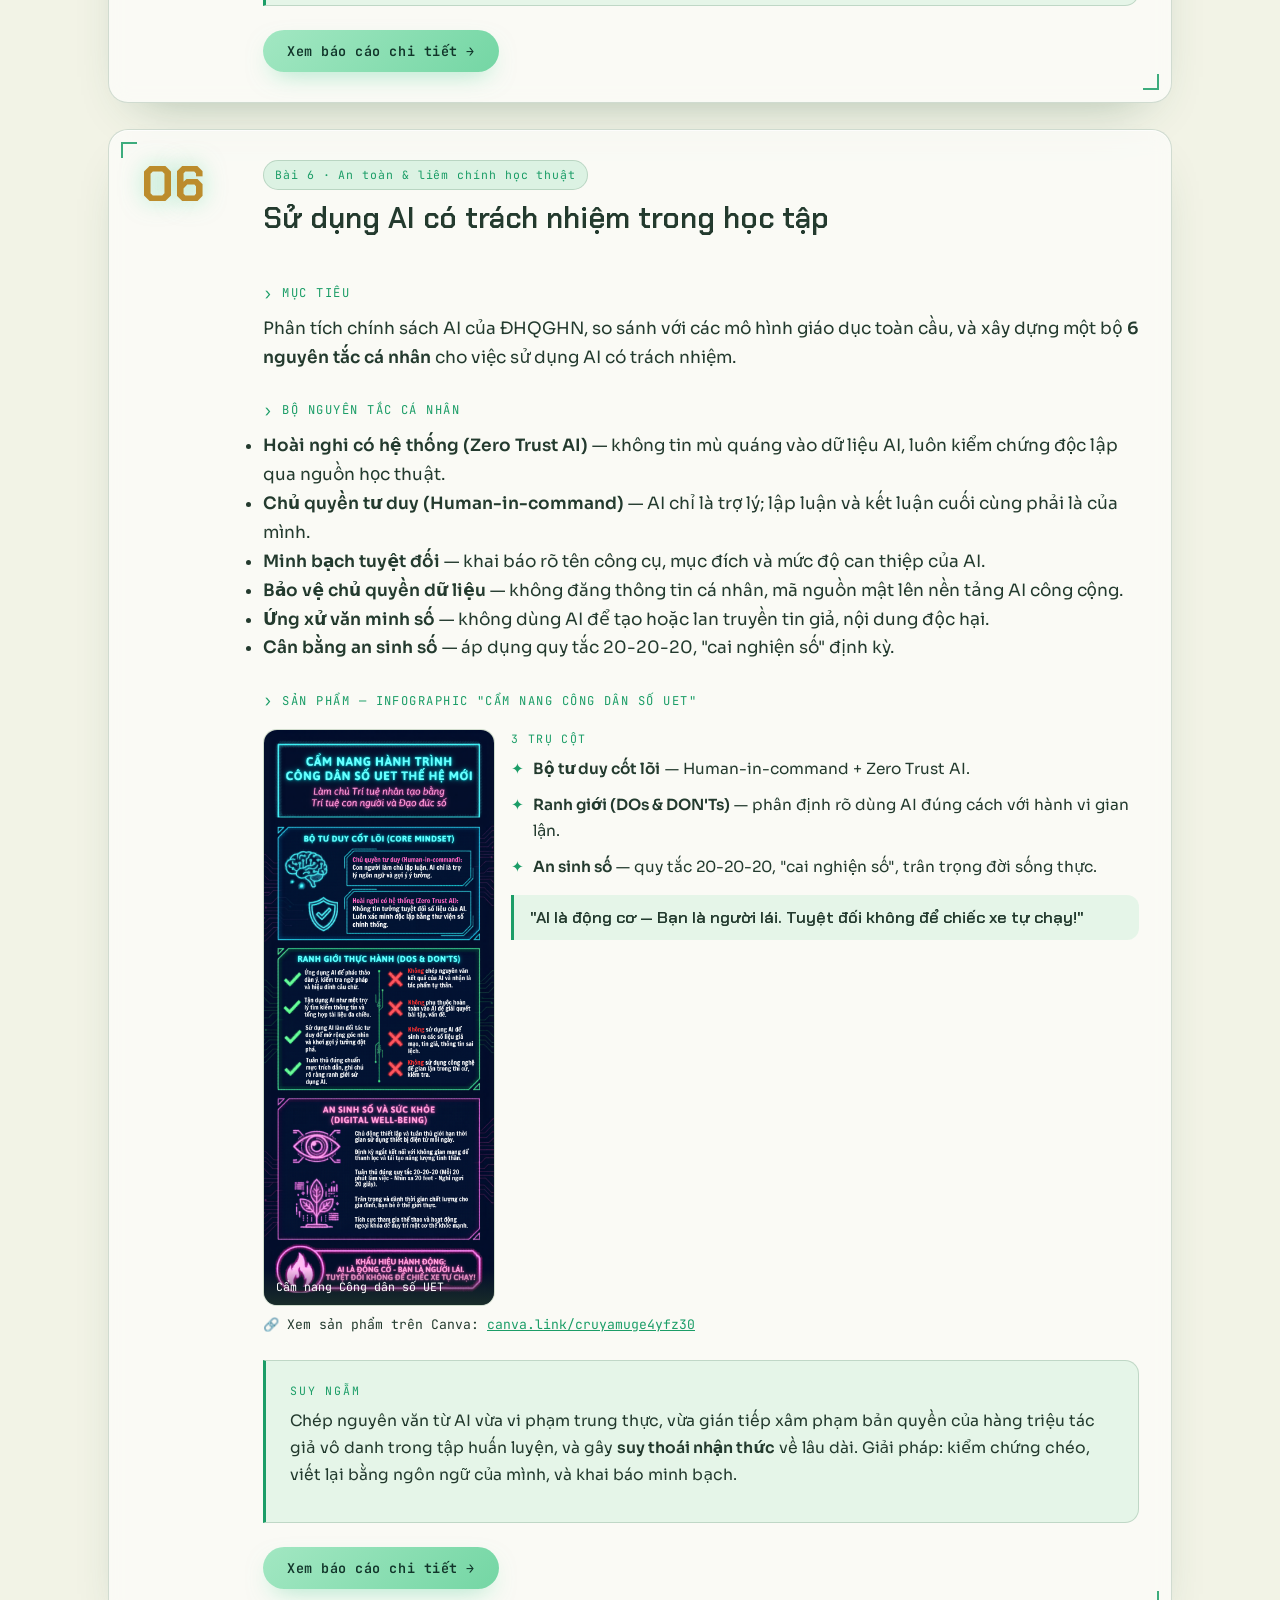
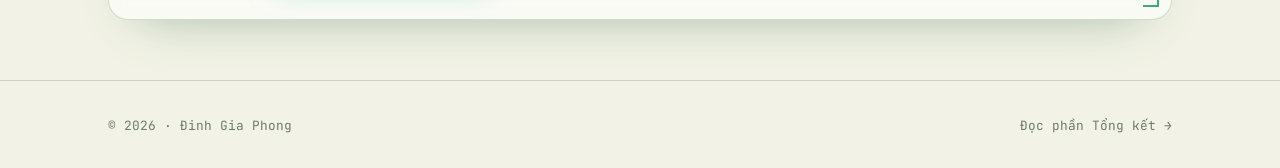
<file: projects.html>
<!DOCTYPE html>
<html lang="vi">
<head>
<meta charset="UTF-8" />
<meta name="viewport" content="width=device-width, initial-scale=1.0" />
<title>Dự án — Đinh Gia Phong</title>
<link rel="preconnect" href="https://fonts.googleapis.com" />
<link rel="preconnect" href="https://fonts.gstatic.com" crossorigin />
<link href="https://fonts.googleapis.com/css2?family=Chakra+Petch:wght@400;500;600;700&family=Sora:wght@400;500;600;700&family=JetBrains+Mono:wght@400;500;600&display=swap" rel="stylesheet" />
<link rel="stylesheet" href="style.css" />
</head>
<body>

<div class="grid" aria-hidden="true"></div>
<div class="cosmos" aria-hidden="true">
  <svg class="planet p1" viewBox="0 0 120 120"><defs><radialGradient id="g1" cx="38%" cy="30%"><stop offset="0%" stop-color="#D7F7E6"/><stop offset="100%" stop-color="#74D6A4"/></radialGradient></defs><ellipse cx="60" cy="64" rx="56" ry="15" fill="none" stroke="#1B9D67" stroke-width="3" opacity=".55"/><circle cx="60" cy="58" r="34" fill="url(#g1)"/><circle cx="48" cy="50" r="5" fill="#fff" opacity=".55"/></svg>
  <svg class="planet p2" viewBox="0 0 120 120"><defs><radialGradient id="g2" cx="38%" cy="30%"><stop offset="0%" stop-color="#EAF7CF"/><stop offset="100%" stop-color="#C3DDA4"/></radialGradient></defs><circle cx="60" cy="60" r="40" fill="url(#g2)"/><circle cx="50" cy="48" r="6" fill="#fff" opacity=".55"/></svg>
  <svg class="planet p3" viewBox="0 0 120 120"><defs><radialGradient id="g3" cx="38%" cy="30%"><stop offset="0%" stop-color="#CFE9FB"/><stop offset="100%" stop-color="#A9DAF4"/></radialGradient></defs><ellipse cx="60" cy="62" rx="52" ry="13" fill="none" stroke="#F0D38A" stroke-width="3" opacity=".7"/><circle cx="60" cy="58" r="32" fill="url(#g3)"/></svg>
  <svg class="planet p4" viewBox="0 0 120 120"><defs><radialGradient id="g4" cx="38%" cy="30%"><stop offset="0%" stop-color="#CFF3E2"/><stop offset="100%" stop-color="#74D6A4"/></radialGradient></defs><circle cx="60" cy="60" r="38" fill="url(#g4)"/></svg>
  <svg class="planet p5" viewBox="0 0 120 120"><defs><radialGradient id="g5" cx="38%" cy="30%"><stop offset="0%" stop-color="#FFE3CE"/><stop offset="100%" stop-color="#FCC6A4"/></radialGradient></defs><ellipse cx="60" cy="62" rx="50" ry="12" fill="none" stroke="#74D6A4" stroke-width="3" opacity=".6"/><circle cx="60" cy="58" r="30" fill="url(#g5)"/></svg>
  <svg class="planet p6" viewBox="0 0 120 120"><defs><radialGradient id="g6" cx="38%" cy="30%"><stop offset="0%" stop-color="#F7D9E8"/><stop offset="100%" stop-color="#F8C2D8"/></radialGradient></defs><circle cx="60" cy="60" r="36" fill="url(#g6)"/></svg>
  <i class="meteor m1"></i><i class="meteor m2"></i><i class="meteor m3"></i><i class="meteor m4"></i><i class="meteor m5"></i>
  <svg class="spark s1" viewBox="0 0 24 24"><path d="M12 0 L14 10 L24 12 L14 14 L12 24 L10 14 L0 12 L10 10 Z" fill="#1B9D67"/></svg>
  <svg class="spark s2" viewBox="0 0 24 24"><path d="M12 0 L14 10 L24 12 L14 14 L12 24 L10 14 L0 12 L10 10 Z" fill="#F0D38A"/></svg>
  <svg class="spark s3" viewBox="0 0 24 24"><path d="M12 0 L14 10 L24 12 L14 14 L12 24 L10 14 L0 12 L10 10 Z" fill="#74D6A4"/></svg>
  <svg class="spark s4" viewBox="0 0 24 24"><path d="M12 0 L14 10 L24 12 L14 14 L12 24 L10 14 L0 12 L10 10 Z" fill="#A9DAF4"/></svg>
</div>

<header class="topbar">
  <nav class="nav">
    <a class="brand" href="index.html"><span class="dot"></span>Phong<span>.dev</span></a>
    <ul class="nav-links">
      <li><a href="index.html">Giới thiệu</a></li>
      <li><a href="projects.html" class="is-active">Dự án</a></li>
      <li><a href="conclusion.html">Tổng kết</a></li>
    </ul>
  </nav>
</header>

<section class="page-head">
  <div class="wrap"><span class="kicker">6 chặng hành trình</span><h1>Các dự án &amp; kết quả</h1>
  <p>Mỗi bài gồm bốn phần — <strong>Mục tiêu · Quá trình · Sản phẩm · Suy ngẫm</strong></p></div>
</section>

<!-- 💡 ẢNH BÀI 1–5 ĐÃ GẮN SẴN (theo src). Bỏ đúng tên file vào thư mục images/:
     Bài 1: cay-thu-muc.jpg
     Bài 2: bai2-timkiem-1.png | bai2-timkiem-2.png
     Bài 3: bai3-coban.png | bai3-nangcao.png
     Bài 4: bai4-trello.png | bai4-docs.png | bai4-drive.png
     Bài 5: bai5-sanpham.png | bai5-gemini.png | bai5-dalle-tho.png | bai5-dalle-final.png | bai5-canva.png
     Bài 6: chưa gắn ô ảnh — sẽ làm ở bước sau. -->
<div class="wrap">

  <article class="panel hud project">
    <div class="num">01</div><div class="head"><span class="src">Bài 1 · Máy tính &amp; thiết bị ngoại vi</span><h3>Thao tác cơ bản với tệp tin &amp; thư mục</h3></div>
    <div class="body">
      <span class="subhead">Mục tiêu</span><p>Tổ chức toàn bộ tài liệu học tập theo một hệ thống thư mục khoa học và đặt tên nhất quán, để có thể truy xuất bất kỳ tệp nào trong vài giây và kiểm soát phiên bản hiệu quả.</p>
      <span class="subhead">Quá trình</span><p>Mình thiết kế cây thư mục phân cấp theo chức năng (mỗi môn một nhánh, tách Tài liệu / Bài tập / Tham khảo), thực hành đầy đủ các thao tác trên File Explorer, rồi áp một quy ước đặt tên thống nhất cho mọi tệp.</p>
      <div class="code">[Ngày] _ [Môn] _ [Loại] _ [Phiên bản]
20260314_NhapMonCNS_AI_BaiTap1_v02.docx</div>
      <span class="subhead">Sản phẩm — ảnh minh hoạ</span>
      <div class="gallery-stack">
        <figure class="shot"><img src="images/cay-thu-muc.jpg" alt="Cây thư mục HOC_TAP_2026"><figcaption>Cây thư mục HOC_TAP_2026 &amp; tệp đặt tên theo quy ước</figcaption></figure>
      </div>
      <div class="reflect"><span class="label">Suy ngẫm</span><p>Tiền tố ngày <code>YYYYMMDD</code> giúp hệ điều hành tự sắp xếp tệp theo thời gian; hậu tố phiên bản (v01, v02…) xoá bỏ nỗi ám ảnh "bản cuối cùng thật". Với sinh viên Công nghệ phải quản lý hàng trăm tệp mã nguồn, cách này là nền tảng để không bao giờ lạc mất một bản nháp.</p></div>
      <button class="detail-btn" data-modal="m1" type="button">Xem báo cáo chi tiết →</button>
    </div>
  </article>

  <article class="panel hud project">
    <div class="num">02</div><div class="head"><span class="src">Bài 2 · Khai thác dữ liệu &amp; thông tin</span><h3>Tìm kiếm &amp; đánh giá thông tin học thuật</h3></div>
    <div class="body">
      <span class="subhead">Mục tiêu</span><p>Vận dụng các toán tử tìm kiếm nâng cao để khai thác nguồn học thuật chất lượng cho chủ đề <strong>"Ứng dụng AI trong An ninh mạng"</strong>, và đánh giá độ tin cậy của tài liệu theo tiêu chí có hệ thống.</p>
      <span class="subhead">Quá trình</span><p>Mình tìm trên 5 loại nguồn (CSDL học thuật, tạp chí chuyên ngành, sách chuyên khảo, blog hãng bảo mật, báo cáo/tiêu chuẩn) để lọc ra 12 tài liệu, trong đó có 6 bài báo bình duyệt.</p>
      <div class="code">malware detection AND ("deep learning" OR "neural network") filetype:pdf -blog
"artificial intelligence" cybersecurity site:ieee.org intitle:survey
"machine learning" intrusion detection filetype:pdf
adversarial machine learning site:ieee.org</div>
      <span class="subhead">Sản phẩm — ảnh kết quả tìm kiếm</span>
      <div class="gallery-stack">
        <figure class="shot"><img src="images/bai2-timkiem-1.png" alt="Truy vấn Google Scholar 1"><figcaption>malware detection AND ("deep learning" OR "neural network") filetype:pdf -blog</figcaption></figure>
        <figure class="shot"><img src="images/bai2-timkiem-2.png" alt="Truy vấn Google Scholar 2"><figcaption>"artificial intelligence" cybersecurity site:ieee.org intitle:survey</figcaption></figure>
      </div>
      <div class="reflect"><span class="label">Suy ngẫm</span><p>Mỗi toán tử đóng một vai trò lọc cụ thể: <code>filetype:pdf</code> ưu tiên tài liệu đầy đủ, <code>site:</code> giới hạn trong nền tảng uy tín, <code>intitle:</code> tìm đúng bài tổng quan, dấu <code>-</code> loại nhiễu. Mình đánh giá độ tin cậy dựa trên 5 tiêu chí, quan trọng nhất là phương pháp nghiên cứu và uy tín nơi xuất bản.</p></div>
      <button class="detail-btn" data-modal="m2" type="button">Xem báo cáo chi tiết →</button>
    </div>
  </article>

  <article class="panel hud project">
    <div class="num">03</div><div class="head"><span class="src">Bài 3 · Tổng quan về Trí tuệ nhân tạo</span><h3>Viết Prompt hiệu quả cho các tác vụ học tập</h3></div>
    <div class="body">
      <span class="subhead">Mục tiêu</span><p>So sánh hiệu quả của prompt qua 3 cấp độ (Cơ bản → Cải tiến → Nâng cao) trên 3 tác vụ học tập khác nhau, từ đó rút ra một bộ nguyên tắc viết prompt: <strong>mô hình 4C</strong>.</p>
      <span class="subhead">Quá trình</span>
      <p><strong>Prompt cơ bản</strong> (giải thích Blockchain) — ngắn, chung chung:</p><div class="code">Blockchain là gì? Giải thích giúp tôi.</div>
      <p><strong>Prompt nâng cao</strong> (thêm vai trò, bối cảnh, ràng buộc, tư duy chuỗi):</p><div class="code">Bạn là giáo sư sư phạm. Hãy giải thích Blockchain cho
sinh viên năm nhất theo 3 bước:
(1) bắt đầu bằng một ẩn dụ quen thuộc,
(2) liên kết với 3 đặc điểm cốt lõi,
(3) kết thúc bằng một bài tập tình huống có đáp án.</div>
      <span class="subhead">Sản phẩm — ảnh kết quả AI</span>
      <div class="gallery-stack">
        <figure class="shot"><img src="images/bai3-coban.png" alt="Kết quả prompt cơ bản"><figcaption>Prompt cơ bản — định nghĩa khô khan như từ điển</figcaption></figure>
        <figure class="shot"><img src="images/bai3-nangcao.png" alt="Kết quả prompt nâng cao"><figcaption>Prompt nâng cao — ẩn dụ "cuốn sổ điểm của lớp"</figcaption></figure>
      </div>
      <div class="reflect"><span class="label">Suy ngẫm</span><p>Prompt nâng cao cho kết quả tốt hơn vì nó định hướng mô hình bằng <strong>vai trò</strong> (chọn giọng điệu, độ sâu), <strong>bối cảnh</strong> (chọn đúng đối tượng), <strong>ràng buộc</strong> (kiểm soát độ dài, định dạng) và <strong>tư duy chuỗi</strong> (ép mô hình lập luận theo bước). Prompt Engineering thực chất là một phương pháp luận để tối ưu hoá khả năng của AI.</p></div>
      <button class="detail-btn" data-modal="m3" type="button">Xem báo cáo chi tiết →</button>
    </div>
  </article>

  <article class="panel hud project">
    <div class="num">04</div><div class="head"><span class="src">Bài 4 · Giao tiếp &amp; hợp tác trong môi trường số</span><h3>Công cụ hợp tác trực tuyến cho dự án nhóm</h3></div>
    <div class="body">
      <span class="subhead">Mục tiêu</span><p>Dùng bộ công cụ cộng tác trực tuyến để lập kế hoạch, phân công và phối hợp nhóm minh bạch theo thời gian thực cho một dự án workshop kỹ năng học tập. Vai trò của mình: <strong>phụ trách nội dung</strong>.</p>
      <span class="subhead">Quá trình</span><p>Nhóm dùng 4 công cụ tạo thành một hệ thống kín: <strong>Trello</strong> (bảng Kanban 5 cột), <strong>Google Docs</strong> (Version History), <strong>Google Drive</strong> (lưu trữ có cấu trúc) và <strong>Microsoft Teams</strong> (liên lạc, chốt quyết định).</p>
      <span class="subhead">Sản phẩm — ảnh minh chứng</span>
      <div class="gallery-stack">
        <figure class="shot"><img src="images/bai4-trello.png" alt="Bảng Kanban Trello"><figcaption>Bảng Kanban Trello — Workshop Kỹ năng Học Tập 2026</figcaption></figure>
        <figure class="shot"><img src="images/bai4-docs.png" alt="Version History trong Google Docs"><figcaption>Version History — đánh dấu đóng góp cá nhân</figcaption></figure>
        <figure class="shot"><img src="images/bai4-drive.png" alt="Cấu trúc thư mục Google Drive"><figcaption>Google Drive — 4 thư mục con phân loại</figcaption></figure>
      </div>
      <div class="reflect"><span class="label">Suy ngẫm</span><p>Trello cho cả nhóm thấy tiến độ mà không cần họp báo cáo; Version History ghi rõ ai đóng góp gì; Drive và Teams đồng bộ tài liệu tức thì. Bài học lớn nhất: công cụ chỉ là phương tiện — <strong>kỷ luật sử dụng</strong> và tinh thần trách nhiệm mới là yếu tố quyết định thành công.</p></div>
      <button class="detail-btn" data-modal="m4" type="button">Xem báo cáo chi tiết →</button>
    </div>
  </article>

  <article class="panel hud project">
    <div class="num">05</div><div class="head"><span class="src">Bài 5 · Sáng tạo nội dung số</span><h3>Dùng AI tạo sinh hỗ trợ sáng tạo nội dung</h3></div>
    <div class="body">
      <span class="subhead">Mục tiêu</span><p>Đóng vai đạo diễn sáng tạo, dùng AI tạo sinh để sản xuất một infographic hoàn chỉnh — <strong>"Bí kíp Master thời gian: Học hết mình, chơi nhiệt tình"</strong> — dành cho sinh viên.</p>
      <span class="subhead">Quá trình</span><p>Quy trình 3 giai đoạn với 3 công cụ AI khác nhau: <strong>Google Gemini</strong> (dàn ý &amp; nội dung) → <strong>DALL-E 3 qua Copilot</strong> (minh hoạ 3D Pixar) → <strong>Canva Magic Write</strong> (biên tập &amp; dàn trang). Tỷ lệ ~40% AI hỗ trợ, 60% công việc cá nhân.</p>
      <span class="subhead">Sản phẩm</span>
      <div class="art-board">
        <figure class="shot art-hero">
          <img src="images/bai5-sanpham.jpg" alt="Infographic Bí kíp Master thời gian hoàn chỉnh">
          <figcaption>Infographic hoàn chỉnh · 1080×1920</figcaption>
        </figure>
        <div class="proc-grid">
          <figure class="shot"><img src="images/bai5-gemini.png" alt="Dàn ý 3 bước do Gemini tạo"><figcaption>① Gemini — dàn ý 3 bước</figcaption></figure>
          <figure class="shot"><img src="images/bai5-dalle-tho.png" alt="Ảnh DALL-E bản thô, ô vuông xếp ngang lộn xộn"><figcaption>② DALL-E — bản thô</figcaption></figure>
          <figure class="shot"><img src="images/bai5-dalle-final.png" alt="Ảnh nền DALL-E sau khi tinh chỉnh prompt"><figcaption>③ DALL-E — sau tinh chỉnh</figcaption></figure>
          <figure class="shot"><img src="images/bai5-canva.png" alt="Dàn trang và Magic Write trên Canva"><figcaption>④ Canva — Magic Write</figcaption></figure>
        </div>
      </div>
      <p style="font-family:var(--mono);font-size:.82rem;margin-top:6px">🔗 Xem sản phẩm trên Canva: <a href="https://canva.link/65wlqa43k0lnfr6" target="_blank" rel="noopener" style="color:var(--c-green)">canva.link/65wlqa43k0lnfr6</a></p>
      <div class="reflect"><span class="label">Suy ngẫm</span><p>AI giúp mình vượt qua "nỗi sợ trang trắng" và rào cản kỹ năng vẽ. Nhưng phần con người — gu thẩm mỹ, đánh giá logic và kỹ năng viết prompt — mới quyết định giá trị cuối cùng. Mình tự làm 60%: viết lại nội dung sát thực tế, chốt bố cục, kiểm soát thiên kiến của AI.</p></div>
      <button class="detail-btn" data-modal="m5" type="button">Xem báo cáo chi tiết →</button>
    </div>
  </article>

  <article class="panel hud project">
    <div class="num">06</div><div class="head"><span class="src">Bài 6 · An toàn &amp; liêm chính học thuật</span><h3>Sử dụng AI có trách nhiệm trong học tập</h3></div>
    <div class="body">
      <span class="subhead">Mục tiêu</span><p>Phân tích chính sách AI của ĐHQGHN, so sánh với các mô hình giáo dục toàn cầu, và xây dựng một bộ <strong>6 nguyên tắc cá nhân</strong> cho việc sử dụng AI có trách nhiệm.</p>
      <span class="subhead">Bộ nguyên tắc cá nhân</span>
      <ul>
        <li><strong>Hoài nghi có hệ thống (Zero Trust AI)</strong> — không tin mù quáng vào dữ liệu AI, luôn kiểm chứng độc lập qua nguồn học thuật.</li>
        <li><strong>Chủ quyền tư duy (Human-in-command)</strong> — AI chỉ là trợ lý; lập luận và kết luận cuối cùng phải là của mình.</li>
        <li><strong>Minh bạch tuyệt đối</strong> — khai báo rõ tên công cụ, mục đích và mức độ can thiệp của AI.</li>
        <li><strong>Bảo vệ chủ quyền dữ liệu</strong> — không đăng thông tin cá nhân, mã nguồn mật lên nền tảng AI công cộng.</li>
        <li><strong>Ứng xử văn minh số</strong> — không dùng AI để tạo hoặc lan truyền tin giả, nội dung độc hại.</li>
        <li><strong>Cân bằng an sinh số</strong> — áp dụng quy tắc 20-20-20, "cai nghiện số" định kỳ.</li>
      </ul>
      <span class="subhead">Sản phẩm — Infographic "Cẩm nang Công dân số UET"</span>
      <div class="art-board b6">
        <figure class="shot art-hero">
          <img src="images/bai6-camnang.png" alt="Infographic Cẩm nang Hành trình Công dân số UET">
          <figcaption>Cẩm nang Công dân số UET</figcaption>
        </figure>
        <div class="b6-side">
          <span class="b6-tag">3 trụ cột</span>
          <ul>
            <li><strong>Bộ tư duy cốt lõi</strong> — Human-in-command + Zero Trust AI.</li>
            <li><strong>Ranh giới (DOs &amp; DON'Ts)</strong> — phân định rõ dùng AI đúng cách với hành vi gian lận.</li>
            <li><strong>An sinh số</strong> — quy tắc 20-20-20, "cai nghiện số", trân trọng đời sống thực.</li>
          </ul>
          <p class="b6-slogan">"AI là động cơ — Bạn là người lái. Tuyệt đối không để chiếc xe tự chạy!"</p>
        </div>
      </div>
      <p style="font-family:var(--mono);font-size:.82rem;margin-top:8px">🔗 Xem sản phẩm trên Canva: <a href="https://canva.link/cruyamuge4yfz30" target="_blank" rel="noopener" style="color:var(--c-green)">canva.link/cruyamuge4yfz30</a></p>
      <div class="reflect"><span class="label">Suy ngẫm</span><p>Chép nguyên văn từ AI vừa vi phạm trung thực, vừa gián tiếp xâm phạm bản quyền của hàng triệu tác giả vô danh trong tập huấn luyện, và gây <strong>suy thoái nhận thức</strong> về lâu dài. Giải pháp: kiểm chứng chéo, viết lại bằng ngôn ngữ của mình, và khai báo minh bạch.</p></div>
      <button class="detail-btn" data-modal="m6" type="button">Xem báo cáo chi tiết →</button>
    </div>
  </article>

</div>

<!-- ============================================================
     CÁC CỬA SỔ "XEM BÁO CÁO CHI TIẾT" (MODAL)
     👉 Trong mỗi modal, thay href="#" của nút "Tải bản PDF gốc"
        bằng link Google Drive tới bản PDF báo cáo của em.
     ============================================================ -->

<div class="modal-overlay" id="m1">
  <div class="modal">
    <button class="modal-close" data-close type="button" aria-label="Đóng">×</button>
    <h2>Bài 1 — Thao tác cơ bản với tệp tin &amp; thư mục</h2>
    <div class="modal-body">
      <h4>Mục tiêu</h4>
      <p>Xây dựng một hệ thống quản lý tài liệu khoa học: tổ chức thư mục phân cấp theo chức năng và đặt tên nhất quán, cho phép truy xuất nhanh chóng và kiểm soát phiên bản hiệu quả trong suốt quá trình học.</p>

      <h3>Cấu trúc thư mục đã thiết kế</h3>
      <p>Mình tổ chức theo chức năng để hệ thống có thể mở rộng vô hạn mà vẫn tìm được mọi tệp trong vài giây:</p>
      <div class="code">📁 HOC_TAP_2026/
├── 📁 NhapMonCongNgheSo_UngDungAI/
│   ├── 📁 01_TaiLieu/
│   ├── 📁 02_BaiTap/
│   │   ├── 20260314_NhapMonCNS_AI_BaiTap1_v02.docx
│   │   └── 20260405_NhapMonCNS_AI_BaiTap2_v01.pdf
│   ├── 📁 03_ThamKhao/
│   └── 📁 04_SanPham/
├── 📁 LapTrinhNangCao/
│   ├── 📁 01_TaiLieu/
│   └── 📁 02_BaiTap/
└── 📁 ToanRoiRac/
    ├── 📁 01_TaiLieu/
    └── 📁 02_BaiTap/</div>

      <h3>Quy ước đặt tên</h3>
      <p>Mọi tệp tuân theo một khuôn mẫu thống nhất:</p>
      <div class="code">[Ngày YYYYMMDD] _ [Môn] _ [Loại tài liệu] _ [Phiên bản]</div>
      <ul>
        <li><strong>Tiền tố ngày YYYYMMDD</strong> — để hệ điều hành tự động sắp xếp tệp theo đúng thứ tự thời gian mà không cần can thiệp.</li>
        <li><strong>Hậu tố phiên bản</strong> (v01, v02, final) — giải quyết triệt để vấn đề "bản cuối cùng thật", "bản sửa lần chót"…</li>
        <li><strong>Tổ chức theo chức năng</strong> — tách rõ Tài liệu / Bài tập / Tham khảo / Sản phẩm để mở rộng dễ dàng.</li>
      </ul>

      <h3>Các thao tác đã thực hành</h3>
      <p>Trên File Explorer, mình thực hành đầy đủ vòng đời của một tệp: tạo mới, sao chép (Copy), di chuyển (Cut), đổi tên (Rename), xoá vào Thùng rác, xoá vĩnh viễn (Shift+Delete) và khôi phục tệp từ Thùng rác về vị trí cũ.</p>

      <h3>Suy ngẫm</h3>
      <p>Đây là kỹ năng nền tảng tưởng đơn giản nhưng cực kỳ quan trọng với sinh viên ngành Khoa học Máy tính — khi phải quản lý hàng trăm tệp mã nguồn và tài liệu, một hệ thống đặt tên kỷ luật là khác biệt giữa việc tìm thấy tệp trong vài giây hay mất cả buổi lục tung máy.</p>

      <a class="pdf-btn" href="https://drive.google.com/file/d/1gp4zuDv1wDX4UDrOGZESmgwyj-YA0ou5/view?usp=drive_link" target="_blank" rel="noopener">📄 Tải bản PDF gốc</a>
    </div>
  </div>
</div>

<div class="modal-overlay" id="m2">
  <div class="modal">
    <button class="modal-close" data-close type="button" aria-label="Đóng">×</button>
    <h2>Bài 2 — Tìm kiếm &amp; đánh giá thông tin học thuật</h2>
    <div class="modal-body">
      <h4>Chủ đề nghiên cứu</h4>
      <p><strong>"Ứng dụng AI trong An ninh mạng"</strong> — một lĩnh vực giao thoa đang phát triển rất nhanh, đòi hỏi nguồn tài liệu vừa cập nhật vừa đáng tin cậy.</p>

      <h3>5 loại nguồn đã khai thác</h3>
      <ul>
        <li><strong>Cơ sở dữ liệu học thuật</strong> — IEEE Xplore, ACM Digital Library, Google Scholar.</li>
        <li><strong>Tạp chí chuyên ngành</strong> — IEEE Access, các tạp chí của Elsevier.</li>
        <li><strong>Sách chuyên khảo</strong> — O'Reilly, Packt.</li>
        <li><strong>Blog hãng bảo mật</strong> — CrowdStrike, IBM Security.</li>
        <li><strong>Báo cáo &amp; tiêu chuẩn</strong> — tài liệu của NIST.</li>
      </ul>

      <h3>Toán tử tìm kiếm nâng cao</h3>
      <div class="code">malware detection AND ("deep learning" OR "neural network") filetype:pdf -blog
"artificial intelligence" cybersecurity site:ieee.org intitle:survey
"machine learning" intrusion detection filetype:pdf
adversarial machine learning site:ieee.org</div>

      <h4>Phân tích toán tử tìm kiếm</h4>
      <p><strong>Vì sao dùng toán tử thay vì gõ từ khoá thường?</strong> Gõ từ khoá thường trả về hàng chục nghìn kết quả lẫn lộn (blog, quảng cáo, tin tức…), tốn thời gian sàng lọc. Toán tử giúp thu hẹp đúng mục tiêu ngay từ đầu, tăng độ chính xác và tiết kiệm công sức.</p>
      <ul>
        <li><strong><code>filetype:pdf</code></strong> — Tài liệu học thuật hầu hết ở dạng PDF; lệnh này loại bỏ các trang giới thiệu, blog, chỉ giữ tài liệu đầy đủ có thể trích dẫn.</li>
        <li><strong><code>site:ieee.org</code></strong> — Giới hạn tìm trong đúng nền tảng uy tín, đảm bảo nguồn đã qua bình duyệt thay vì nội dung trôi nổi.</li>
        <li><strong><code>intitle:survey</code></strong> — Bắt từ "survey" nằm trong tiêu đề, giúp tìm nhanh các bài tổng quan — lý tưởng để nắm bức tranh toàn cảnh.</li>
        <li><strong><code>"..."</code> (ngoặc kép)</strong> — Buộc tìm đúng cụm từ nguyên vẹn (vd <code>"machine learning"</code>), tránh tách rời thành hai từ rời rạc.</li>
        <li><strong><code>AND</code> / <code>OR</code></strong> — <code>AND</code> thu hẹp (phải có cả hai), <code>OR</code> mở rộng (chấp nhận từ đồng nghĩa).</li>
        <li><strong>Dấu <code>-</code></strong> — Loại trừ kết quả gây nhiễu (vd <code>-blog</code> bỏ các bài blog không chính thống).</li>
      </ul>
      <p><strong>Bài học:</strong> Mỗi toán tử là một "bộ lọc" theo một tiêu chí khác nhau. Kết hợp chúng trong một truy vấn giúp mình chuyển từ kiểu tìm "thử và sai" sang một chiến lược tìm kiếm có chủ đích — kỹ năng cốt lõi để khai thác hiệu quả kho tài liệu học thuật khổng lồ.</p>

      <h3>5 tiêu chí đánh giá độ tin cậy</h3>
      <ul>
        <li><strong>Uy tín tác giả</strong> — học hàm, cơ quan công tác.</li>
        <li><strong>Nơi xuất bản</strong> — nhà xuất bản / hội nghị có bình duyệt.</li>
        <li><strong>Phương pháp nghiên cứu</strong> — bộ dữ liệu, chỉ số đánh giá rõ ràng.</li>
        <li><strong>Số trích dẫn</strong> — tham khảo qua Google Scholar.</li>
        <li><strong>Tính cập nhật</strong> — ưu tiên tài liệu trong 5 năm gần nhất.</li>
      </ul>

      <h3>Bảng đánh giá 12 nguồn</h3>
      <div class="modal-table-wrap">
        <table>
          <thead><tr><th>#</th><th>Tài liệu (tác giả, năm)</th><th>Loại</th><th>Độ tin cậy</th></tr></thead>
          <tbody>
            <tr><td>1</td><td>Machine learning &amp; deep learning methods for cybersecurity — Xin và cộng sự (2018)</td><td>Bài báo (IEEE Access)</td><td>Rất cao</td></tr>
            <tr><td>2</td><td>Deep learning for cyber security intrusion detection — Ferrag và cộng sự (2020)</td><td>Bài báo (Elsevier JISA)</td><td>Rất cao</td></tr>
            <tr><td>3</td><td>Cybersecurity data science: an overview — Sarker và cộng sự (2020)</td><td>Tạp chí (Springer)</td><td>Cao</td></tr>
            <tr><td>4</td><td>Evading botnet detectors — Apruzzese và cộng sự (2018)</td><td>Hội nghị (IEEE CIS)</td><td>Rất cao</td></tr>
            <tr><td>5</td><td>Machine learning in cybersecurity: a comprehensive survey — Dasgupta và cộng sự (2022)</td><td>Bài báo</td><td>Cao</td></tr>
            <tr><td>6</td><td>A survey of deep learning for cyber security — Berman và cộng sự (2019)</td><td>Tạp chí (MDPI)</td><td>Khá</td></tr>
            <tr><td>7</td><td>Machine Learning and Security — Chio &amp; Freeman (2018)</td><td>Sách (O'Reilly)</td><td>Cao</td></tr>
            <tr><td>8</td><td>Hands-On AI for Cybersecurity — Parisi (2019)</td><td>Sách (Packt)</td><td>Khá</td></tr>
            <tr><td>9</td><td>Cost of a Data Breach Report 2023 — IBM (2023)</td><td>Báo cáo (IBM Security)</td><td>Cao</td></tr>
            <tr><td>10</td><td>2023 Global Threat Report — CrowdStrike (2023)</td><td>Internet (CrowdStrike)</td><td>Khá</td></tr>
            <tr><td>11</td><td>AI Risk Management Framework — NIST (2023)</td><td>Tiêu chuẩn (NIST)</td><td>Rất cao</td></tr>
            <tr><td>12</td><td>AI in Cybersecurity: The definitive guide — Marr (2022)</td><td>Internet (Forbes)</td><td>Trung bình</td></tr>
          </tbody>
        </table>
      </div>

      <h3>Kết luận</h3>
      <p>Kết hợp nhiều loại nguồn cho cái nhìn toàn diện về chủ đề: bài báo bình duyệt cung cấp chiều sâu lý thuyết, blog hãng bảo mật bổ sung góc nhìn thực tế. Bài tập này rèn kỹ năng cốt lõi: không tin ngay vào kết quả đầu tiên, mà luôn đánh giá độ tin cậy trước khi sử dụng.</p>

      <a class="pdf-btn" href="https://drive.google.com/file/d/1iL15HGA1_B2RO-sTVq83SiIDPrtpUMXX/view?usp=drive_link" target="_blank" rel="noopener">📄 Tải bản PDF gốc</a>
    </div>
  </div>
</div>

<div class="modal-overlay" id="m3">
  <div class="modal">
    <button class="modal-close" data-close type="button" aria-label="Đóng">×</button>
    <h2>Bài 3 — Viết Prompt hiệu quả</h2>
    <div class="modal-body">
      <h4>Mục tiêu</h4>
      <p>So sánh hiệu quả của prompt qua 3 cấp độ (Cơ bản → Cải tiến → Nâng cao) trên 3 tác vụ học tập, từ đó rút ra mô hình viết prompt 4C.</p>

      <h3>Tác vụ 1 — Tóm tắt một bài luận</h3>
      <div class="modal-table-wrap">
        <table>
          <thead><tr><th>Cấp độ</th><th>Cách làm</th><th>Nhận xét</th></tr></thead>
          <tbody>
            <tr><td>Cơ bản</td><td>"Tóm tắt bài này" — không định hướng.</td><td>Sơ sài: bỏ sót lời khuyên/thông điệp quan trọng ở cuối bài.</td></tr>
            <tr><td>Cải tiến</td><td>Yêu cầu chia 3 phần, gạch đầu dòng.</td><td>Mạch lạc: có cấu trúc rõ nhưng còn liệt kê máy móc.</td></tr>
            <tr><td>Nâng cao</td><td>Gán vai chuyên gia, giới hạn 200 chữ, phân tích tác động "kép".</td><td>Xuất sắc: súc tích, đúng trọng tâm, có chiều sâu nghị luận.</td></tr>
          </tbody>
        </table>
      </div>

      <h3>Tác vụ 2 — Giải thích Blockchain</h3>
      <p><strong>Prompt cơ bản:</strong></p>
      <div class="code">Blockchain là gì? Giải thích giúp tôi.</div>
      <p><strong>Prompt cải tiến:</strong></p>
      <div class="code">Giải thích Blockchain cho sinh viên năm nhất, theo cấu trúc:
(1) Định nghĩa đơn giản,
(2) Cách hoạt động,
(3) Ứng dụng thực tế ngoài tiền ảo.</div>
      <p><strong>Prompt nâng cao:</strong></p>
      <div class="code">Bạn là giáo sư sư phạm. Hãy giải thích Blockchain cho
sinh viên năm nhất theo 3 bước:
(1) bắt đầu bằng một ẩn dụ quen thuộc (cuốn sổ cái chung),
(2) liên kết với 3 đặc điểm cốt lõi,
(3) kết thúc bằng một bài tập tình huống có đáp án.</div>

      <h3>Tác vụ 3 — Tạo câu hỏi ôn tập Java OOP</h3>
      <div class="modal-table-wrap">
        <table>
          <thead><tr><th>Cấp độ</th><th>Cách làm</th><th>Nhận xét</th></tr></thead>
          <tbody>
            <tr><td>Cơ bản</td><td>"Tạo 5 câu hỏi về Java OOP" — không đáp án.</td><td>Sơ sài: câu lý thuyết suông, chỉ kiểm tra trí nhớ.</td></tr>
            <tr><td>Cải tiến</td><td>Đóng vai giảng viên, trắc nghiệm A–D về Kế thừa &amp; Đa hình, kèm đáp án.</td><td>Khá tốt: ôn nhanh, nhưng vẫn ở mức nhận biết.</td></tr>
            <tr><td>Nâng cao</td><td>Vai chuyên gia đào tạo, câu hỏi hóc búa + phân tích đoạn mã, xuất ra bảng kèm giải thích cơ chế.</td><td>Chuyên nghiệp: hiểu bản chất vận hành của JVM thay vì học thuộc.</td></tr>
          </tbody>
        </table>
      </div>

      <h3>Mô hình 4C của mình</h3>
      <ul>
        <li><strong>Context (Bối cảnh)</strong> — cho AI biết vai trò và đối tượng (sinh viên năm nhất).</li>
        <li><strong>Constraint (Ràng buộc)</strong> — giới hạn độ dài, định dạng, phong cách.</li>
        <li><strong>Clarity in Structure (Cấu trúc rõ ràng)</strong> — chia yêu cầu thành các bước/mục.</li>
        <li><strong>Chain-of-Thought (Tư duy chuỗi)</strong> — ép mô hình lập luận theo từng bước.</li>
      </ul>

      <h3>Kết luận</h3>
      <p>Prompt nâng cao cho kết quả tốt hơn hẳn vì nó định hướng mô hình thay vì để mô hình tự đoán ý. Prompt Engineering không phải mẹo vặt, mà là một phương pháp luận để tối ưu hoá khả năng học tập cùng AI.</p>

      <a class="pdf-btn" href="https://drive.google.com/file/d/1_nzVNddTPmqWSHH7iXbwz_tJW1uXY2Zp/view?usp=drive_link" target="_blank" rel="noopener">📄 Tải bản PDF gốc</a>
    </div>
  </div>
</div>

<div class="modal-overlay" id="m4">
  <div class="modal">
    <button class="modal-close" data-close type="button" aria-label="Đóng">×</button>
    <h2>Bài 4 — Công cụ hợp tác trực tuyến</h2>
    <div class="modal-body">
      <h4>Bối cảnh</h4>
      <p>Một dự án nhóm tổ chức workshop về kỹ năng học tập. Vai trò của mình là <strong>phụ trách nội dung</strong> — soạn thảo, biên tập và đảm bảo tài liệu nhất quán.</p>

      <h3>Bộ công cụ — một hệ thống kín</h3>
      <ul>
        <li><strong>Trello</strong> — bảng Kanban 5 cột "Workshop Kỹ năng Học Tập 2026" theo quy trình <em>Ý tưởng → To-do → Đang làm → Đánh giá → Hoàn thành</em>. Mỗi thẻ mình đặt Deadline, gắn Nhãn (Labels) phân loại ưu tiên và dùng Comment để trao đổi trực tiếp — cả nhóm thấy tiến độ mà không cần họp báo cáo.</li>
        <li><strong>Google Docs</strong> — soạn thảo đồng thời, dùng Version History để ghi rõ ai đóng góp gì (đóng góp của mình được đánh dấu highlight) và khôi phục được mọi phiên bản.</li>
        <li><strong>Google Drive</strong> — lưu trữ tập trung dưới thư mục "Workshop 2026" với 4 thư mục con (<code>01_Nội dung</code>, <code>02_Slide</code>, <code>03_Hình ảnh</code>, <code>04_Báo cáo</code>), quy tắc đặt tên <code>[Tên file]-[Thành viên]-[Ngày]</code> và cấp quyền Editor cho cả nhóm.</li>
        <li><strong>Microsoft Teams</strong> — kênh liên lạc chính thức, chốt quyết định và cập nhật tiến độ.</li>
      </ul>

      <h3>3 thách thức &amp; cách giải quyết</h3>
      <ul>
        <li><strong>Khó với tính năng tự động hoá trên Trello</strong> → tự học qua video và hỏi người có kinh nghiệm.</li>
        <li><strong>Nhiều người sửa Docs cùng lúc gây trùng lặp</strong> → thống nhất quy tắc trên Teams trước, dùng chế độ "Đề xuất" (Suggesting) để rà soát.</li>
        <li><strong>Vấn đề tâm lý: ngại chia sẻ ý kiến vì sợ bị phản đối</strong> → nhờ sự khích lệ của cả nhóm, từ ngày thứ ba thành viên đó đã chủ động đóng góp nhiều hơn.</li>
      </ul>

      <h3>Bài học</h3>
      <p>Công cụ chỉ là phương tiện. Trello, Docs hay Teams đều mạnh, nhưng <strong>kỷ luật sử dụng</strong> và tinh thần trách nhiệm của từng thành viên mới là yếu tố quyết định một dự án nhóm thành công.</p>

      <a class="pdf-btn" href="https://drive.google.com/file/d/1jTJFIdKlj_-fIdBhJdGZX1jE2EmUNgm-/view?usp=drive_link" target="_blank" rel="noopener">📄 Tải bản PDF gốc</a>
    </div>
  </div>
</div>

<div class="modal-overlay" id="m5">
  <div class="modal">
    <button class="modal-close" data-close type="button" aria-label="Đóng">×</button>
    <h2>Bài 5 — Dùng AI tạo sinh sáng tạo nội dung</h2>
    <div class="modal-body">
      <h4>Sản phẩm</h4>
      <p>Một infographic dọc (1080×1920px) tựa đề <strong>"Bí kíp Master thời gian: Học hết mình, chơi nhiệt tình"</strong>, dành cho sinh viên. Tỷ lệ ~40% AI hỗ trợ và 60% công việc cá nhân.</p>

      <h3>Giai đoạn 1 — Nội dung (Google Gemini)</h3>
      <p>Mình yêu cầu Gemini đóng vai chuyên gia tâm lý học đường, lập dàn ý 3 bước (mỗi bước không quá 40 chữ, giọng Gen Z lịch sự). Gemini gợi ý kết hợp Ma trận Eisenhower với kỹ thuật Pomodoro. Sau đó mình <strong>viết lại 60% nội dung</strong> cho sát thực tế: thêm ví dụ cụ thể (ôn thi = làm ngay, dọn KTX = xếp lịch sau), bổ sung app chặn mạng (Forest, Cold Turkey), và thay từ lóng bằng từ chuẩn mực.</p>

      <h3>Giai đoạn 2 — Hình ảnh (DALL-E 3 qua Copilot)</h3>
      <p>Mình muốn góc nhìn drone từ trên cao, hai học sinh thư thái trên thảm cỏ, phong cách 3D Pixar. <strong>Bản thô đầu tiên bị lỗi</strong>: AI vẽ phong cách tả thực, 3 ô trắng hình vuông nhỏ xếp ngang, icon rải rác lộn xộn — không đủ chỗ viết chữ. Qua nhiều lần thử, mình tinh chỉnh prompt theo từng điểm yếu: mở đầu bằng <em>khoá tỷ lệ 9:16</em>, chốt cứng <em>"super cute Pixar style"</em>, ép tạo <em>3 bảng trắng dọc to bản</em>, và thêm <strong>lệnh phòng thủ</strong> <code>"ABSOLUTELY NO text"</code> để ngăn AI tự điền ký tự vô nghĩa vào ô trắng. Prompt hoàn chỉnh:</p>
      <div class="code">Vertical aspect ratio 9:16. A high-angle, direct overhead (drone view)
3D animated character illustration in a super cute Pixar style.
A lush green meadow filled with vibrant wildflowers and a winding dirt path.
Two cute 3D high school students (a boy in a white shirt and navy tie,
a girl in a white shirt and plaid skirt) are lying flat on their backs
side-by-side on the soft grass, smiling and looking up.
Next to them on the grass are two school backpacks (one blue, one tan)
and a small stack of textbooks. There is NO laptop in the scene.
Above them, floating in a bright blue sky with fluffy white clouds,
are four completely blank, clean white placeholder panels.
At the very top, one wide empty white banner for a title. Below it,
three very large, tall, empty white vertical panels, neatly labeled
with clean circular numbers 1, 2, and 3.
All white panels and the title banner are entirely blank inside,
designed for user-added text. Subtle decorative infographic elements
like a clock, stars, and arrows are placed around the panels.
ABSOLUTELY NO text, words, or letters are rendered anywhere on the image,
except for the numbers 1, 2, and 3 in their circles.
Warm, cheerful morning sunlight.</div>

      <h3>Giai đoạn 3 — Hoàn thiện (Canva Magic Write)</h3>
      <p>Mình dàn trang trên Canva, dùng Magic Write để tối ưu ngôn ngữ, rồi thêm các yếu tố sáng tạo: font Lexend Deca, hiệu ứng uốn cong cho tiêu đề, sticker trang trí.</p>

      <h3>So sánh 3 công cụ AI</h3>
      <div class="modal-table-wrap">
        <table>
          <thead><tr><th>Tiêu chí</th><th>Gemini (Văn bản)</th><th>DALL-E 3 (Hình ảnh)</th><th>Canva AI (Thiết kế)</th></tr></thead>
          <tbody>
            <tr><td><strong>Điểm mạnh</strong></td><td>Sinh văn bản cực nhanh, truy cập web cập nhật xu hướng mới, dàn ý logic.</td><td>Render 3D xuất sắc, phối màu đẹp, hiểu prompt tiếng Anh rất tốt.</td><td>Magic Write mượt mà, gợi ý nhiều phong cách văn phong khác nhau.</td></tr>
            <tr><td><strong>Điểm yếu</strong></td><td>Đôi khi trả lời quá dài dòng, cần người dùng tự chắt lọc và rút gọn lại.</td><td>Khó kiểm soát bố cục lúc đầu (sai hướng, sai kích thước ô), thiếu đồng nhất phong cách.</td><td>Văn phong tiếng Việt đôi khi rập khuôn/quá dài; phụ thuộc kết nối mạng.</td></tr>
            <tr><td><strong>Đổi quy trình</strong></td><td>Vượt qua "nỗi sợ trang trắng", tiết kiệm ~50% thời gian nghiên cứu.</td><td>Biến người không biết vẽ thành "đạo diễn nghệ thuật", tạo visual bằng câu lệnh.</td><td>Như một "cố vấn ngôn ngữ" — cung cấp nhiều phong cách để chắt lọc, tự hoàn thiện.</td></tr>
          </tbody>
        </table>
      </div>

      <h3>Vai trò của AI &amp; sự thay đổi quy trình</h3>
      <p>Trước đây quy trình đi theo đường thẳng: <em>Nghiên cứu → Viết nội dung → Tự vẽ/Tìm ảnh → Thiết kế</em>. Với AI tạo sinh, nó thành một vòng lặp: <em>Lên ý tưởng → Viết Prompt → AI sinh kết quả → Con người Fact-check → Tinh chỉnh</em>. Khi giao phần minh hoạ cho DALL-E và phần biên tập chữ cho Magic Write, mình được giải phóng khỏi giới hạn kỹ năng công cụ, để tập trung vào vai trò <strong>"Đạo diễn" (Art Director)</strong> — người quyết định phong cách, tính logic và thông điệp truyền tải.</p>

      <h3>3 vấn đề đạo đức</h3>
      <ul>
        <li><strong>Minh bạch</strong> — trung thực khai báo sản phẩm có sự can thiệp của AI, không mạo nhận toàn bộ là công sức sáng tạo của mình.</li>
        <li><strong>Bản quyền (Copyright)</strong> — DALL-E 3 được huấn luyện trên hàng triệu tác phẩm của nghệ sĩ, nên có rủi ro "đánh cắp" phong cách; mình giảm thiểu bằng cách dùng phong cách chung (<em>"3D animated character illustration"</em>) thay vì bắt chước một hoạ sĩ cụ thể.</li>
        <li><strong>Thiên lệch giới (Bias)</strong> — AI hay mặc định một giới khi nhận từ khoá chung "students", nên mình chủ động yêu cầu rõ <em>"a boy… a girl…"</em> để đảm bảo đa dạng và công bằng.</li>
      </ul>

      <h3>Suy ngẫm</h3>
      <p>AI là công cụ gỡ bỏ rào cản kỹ thuật, nhưng phán đoán của con người — gu thẩm mỹ, đánh giá logic và kỹ năng viết prompt — mới quyết định giá trị thực của tác phẩm.</p>

      <p style="font-family:var(--mono);font-size:.85rem">🔗 Sản phẩm: <a href="https://canva.link/65wlqa43k0lnfr6" target="_blank" rel="noopener" style="color:var(--c-green)">canva.link/65wlqa43k0lnfr6</a></p>

      <a class="pdf-btn" href="https://drive.google.com/file/d/12CPCQ2IX4ntWAtUV0JZFMA9drCZ0Z7Lm/view?usp=drive_link" target="_blank" rel="noopener">📄 Tải bản PDF gốc</a>
    </div>
  </div>
</div>

<div class="modal-overlay" id="m6">
  <div class="modal">
    <button class="modal-close" data-close type="button" aria-label="Đóng">×</button>
    <h2>Bài 6 — Sử dụng AI có trách nhiệm</h2>
    <div class="modal-body">
      <h4>Phân tích chính sách</h4>
      <p>Mình phân tích chính sách AI của <strong>ĐHQGHN (VNU)</strong> và so sánh với 3 mô hình giáo dục toàn cầu — từ cấm tuyệt đối, đến cho phép tự do, đến <strong>thích ứng có kiểm soát</strong> — như Harvard, Yale, Stanford, RMIT (Úc) — vốn yêu cầu sinh viên ghi nhận sự cộng tác của AI và trích dẫn prompt. VNU/UET đang đi theo hướng thứ ba - thích ứng có kiểm soát.</p>

      <h3>Bài tập thực hành — và bài học bất ngờ</h3>
      <p>Nhiệm vụ: tổng hợp tài liệu (literature review) cho bài luận về ứng dụng học máy trong tối ưu hiệu năng mạng &amp; phát hiện mã độc. Mình dùng kỹ thuật gán vai + ngữ cảnh chuyên sâu:</p>
      <div class="code">Hãy đóng vai một Giáo sư chuyên ngành Mạng máy tính và An toàn
thông tin tại một trường Đại học Công nghệ hàng đầu. Tôi đang viết
bài luận tổng quan tài liệu về "Ứng dụng Học máy trong tối ưu hiệu
năng mạng và phát hiện mã độc". Hãy tổng hợp 3 hướng tiếp cận nghiên
cứu nổi bật nhất từ 2022 đến nay, kèm tên 3 bài báo khoa học thực tế
làm minh chứng trích dẫn.</div>
      <p>AI gợi ý 3 trục — <strong>Deep Learning</strong>, <strong>Graph Neural Network (GNN)</strong> và <strong>Explainable AI (XAI)</strong> — kèm 3 bài báo. Nhưng khi <strong>kiểm chứng chéo</strong> trên Google Scholar, IEEE Xplore, ScienceDirect và SpringerLink, mình phát hiện lỗi nghiêm trọng: AI <strong>gán sai nhà xuất bản / nền tảng của các bài báo</strong> (ví dụ gán một bài về phát hiện mã độc cho ResearchGate trong khi bản gốc là của IEEE). Ngoài ra, gợi ý của AI thiếu chiều sâu kỹ thuật — liệt kê CNN, GNN, Transformer khá tốt nhưng bỏ qua các thách thức triển khai thực tế như chi phí phần cứng và độ trễ trên thiết bị biên.</p>
      <figure class="modal-fig">
        <img src="images/bai6-nguon-sai.png" alt="Ba ảnh chụp IEEE Xplore, ScienceDirect và Springer xác nhận nguồn gốc thật của 3 bài báo">
        <figcaption>Kiểm chứng chéo — nguồn gốc thật của 3 bài báo: <strong>IEEE Xplore</strong>, <strong>ScienceDirect</strong> (Elsevier), <strong>Springer</strong>; khác hẳn nơi AI gán (ResearchGate, Scinapse, Royal Holloway). AI sai ở cả 3 chỗ.</figcaption>
      </figure>
      <p>Cách khắc phục: gỡ bỏ các link trung gian, lấy bài gốc trực tiếp từ IEEE Xplore, ScienceDirect, SpringerLink, rồi tự viết lại toàn bộ phân tích với nền tảng kỹ thuật vững.</p>

      <h3>Bộ 6 nguyên tắc cá nhân</h3>
      <ul>
        <li><strong>1. Hoài nghi có hệ thống (Zero Trust AI)</strong> — không tin mù quáng, luôn kiểm chứng độc lập qua nguồn chính thống để tránh "ảo giác" của AI.</li>
        <li><strong>2. Chủ quyền tư duy (Human-in-command)</strong> — chỉ dùng AI như trợ lý tư vấn ý tưởng; lập luận và kết luận cuối phải là của mình.</li>
        <li><strong>3. Minh bạch tuyệt đối</strong> — khai báo rõ tên công cụ, mục đích, mức độ can thiệp của AI trong mọi sản phẩm.</li>
        <li><strong>4. Bảo vệ chủ quyền dữ liệu</strong> — không đăng thông tin cá nhân, mã nguồn mật hay tài liệu chưa công bố lên nền tảng AI công cộng.</li>
        <li><strong>5. Ứng xử văn minh số</strong> — không dùng AI để tạo hoặc lan truyền tin giả, nội dung độc hại.</li>
        <li><strong>6. Cân bằng an sinh số</strong> — áp dụng quy tắc 20-20-20 để bảo vệ mắt và "cai nghiện số" định kỳ.</li>
      </ul>

      <h3>3 vấn đề đạo đức học thuật</h3>
      <p>Đối chiếu 6 giá trị liêm chính của ICAI (Trung thực, Tin cậy, Công bằng, Tôn trọng, Trách nhiệm, Dũng cảm), mình phân tích 3 vấn đề cốt lõi:</p>
      <ul>
        <li><strong>Ranh giới hỗ trợ vs gian lận</strong> — dùng AI để sửa cú pháp, dịch thuật ngữ, tối ưu câu chữ là biểu hiện của <em>Trách nhiệm</em> nâng chất lượng; nhưng giao phó hoàn toàn việc viết bài rồi nhận là của mình là gian lận, vi phạm <em>Trung thực</em> và <em>Công bằng</em> với bạn học.</li>
        <li><strong>Quyền sở hữu trí tuệ &amp; trích dẫn</strong> — AI tái cấu trúc dữ liệu từ hàng triệu tác phẩm mà không xin phép; chép nguyên văn kết quả AI là gián tiếp xâm phạm bản quyền của những tác giả vô danh trong tập huấn luyện.</li>
        <li><strong>Tác động đến học tập &amp; kỹ năng</strong> — lạm dụng AI gây <strong>suy thoái nhận thức (cognitive atrophy)</strong>: não bộ mất dần khả năng lập luận, phân tích đa chiều và giải quyết bài toán kỹ thuật thực tế.</li>
      </ul>

      <h3>Tuyên bố minh bạch (trích dẫn AI)</h3>
      <p>Mình kết thúc bài luận bằng một lời khai báo rõ ràng:</p>
      <p class="modal-note">"Tác giả có sử dụng mô hình ngôn ngữ lớn ChatGPT (OpenAI, 2026), giới hạn ở bước gợi ý ý tưởng phân loại cấu trúc và tìm từ khoá tổng quan ban đầu. Toàn bộ luận điểm khoa học, số liệu và tài liệu tham khảo đã được tác giả kiểm chứng độc lập và biên soạn lại bằng tư duy cá nhân, đảm bảo tính nguyên bản và liêm chính học thuật."</p>
      <p>Thông điệp cốt lõi: <strong>AI là công cụ hỗ trợ, không phải sự thay thế cho tư duy.</strong></p>

      <p style="font-family:var(--mono);font-size:.85rem">🔗 Sản phẩm (Canva): <a href="https://canva.link/cruyamuge4yfz30" target="_blank" rel="noopener" style="color:var(--c-green)">canva.link/cruyamuge4yfz30</a></p>

      <a class="pdf-btn" href="https://drive.google.com/file/d/1KlHsERir9Og11Jhpjh2gg69yNYfL3i0W/view?usp=drive_link" target="_blank" rel="noopener">📄 Tải bản PDF gốc</a>
    </div>
  </div>
</div>

<footer class="foot">
  <div class="wrap">
    <span>© 2026 · Đinh Gia Phong</span>
    <span><a href="conclusion.html">Đọc phần Tổng kết →</a></span>
  </div>
</footer>

<script>
  (function () {
    var body = document.body;
    function openModal(id) {
      var m = document.getElementById(id);
      if (!m) return;
      m.classList.add('open');
      body.classList.add('modal-open');
    }
    function closeAll() {
      var open = document.querySelectorAll('.modal-overlay.open');
      for (var i = 0; i < open.length; i++) open[i].classList.remove('open');
      body.classList.remove('modal-open');
    }
    // Mở modal khi bấm nút "Xem báo cáo chi tiết"
    var btns = document.querySelectorAll('[data-modal]');
    for (var i = 0; i < btns.length; i++) {
      btns[i].addEventListener('click', function () {
        openModal(this.getAttribute('data-modal'));
      });
    }
    // Đóng khi bấm nút ×
    var closes = document.querySelectorAll('[data-close]');
    for (var j = 0; j < closes.length; j++) {
      closes[j].addEventListener('click', closeAll);
    }
    // Đóng khi bấm ra nền tối
    var overlays = document.querySelectorAll('.modal-overlay');
    for (var k = 0; k < overlays.length; k++) {
      overlays[k].addEventListener('click', function (e) {
        if (e.target === this) closeAll();
      });
    }
    // Đóng bằng phím Esc
    document.addEventListener('keydown', function (e) {
      if (e.key === 'Escape') closeAll();
    });
  })();
</script>

</body>
</html>
</file>
<file: style.css>
/* ===== VŨ TRỤ PASTEL · CHỦ ĐẠO XANH LÁ · futuristic =====
   File thiết kế dùng chung cho cả 3 trang.
   Muốn đổi sắc độ: sửa các biến màu trong :root. */
:root{
  --cream:#F2F3E6; --cream-2:#FAFBEF;
  --ink:#233A2E; --ink-soft:#6C7C6E;
  --green:#A2E7C2; --green-2:#74D6A4; --sage:#C3DDA4;
  --c-green:#1B9D67; --c-teal:#179A88; --c-lime:#4FA63A;
  --lav:#C2B3F0; --sky:#A9DAF4; --peach:#FCC6A4; --pink:#F8C2D8; --gold:#F0D38A;
  --c-sky:#3C8FC7; --c-gold:#BC8C2C;
  --panel:rgba(255,255,255,.6); --panel-brd:rgba(60,110,80,.22); --line:rgba(27,157,103,.14);
  --glow:rgba(95,210,160,.6);
  --display:"Chakra Petch",system-ui,sans-serif; --body:"Sora",system-ui,sans-serif; --mono:"JetBrains Mono",monospace;
  --maxw:1120px; color-scheme:light;
}
*,*::before,*::after{box-sizing:border-box;margin:0;padding:0}
html{scroll-behavior:smooth}
body{font-family:var(--body);background:var(--cream);color:var(--ink);line-height:1.7;font-size:17px;-webkit-font-smoothing:antialiased;position:relative;overflow-x:hidden;min-height:100vh}
body::before{content:"";position:fixed;inset:0;z-index:0;pointer-events:none;background:
  radial-gradient(46vw 46vw at 8% 0%,rgba(116,214,164,.52),transparent 60%),
  radial-gradient(40vw 40vw at 98% 6%,rgba(162,231,194,.46),transparent 58%),
  radial-gradient(40vw 40vw at 85% 96%,rgba(169,218,244,.32),transparent 60%),
  radial-gradient(38vw 38vw at 12% 92%,rgba(195,221,164,.46),transparent 60%),
  radial-gradient(28vw 28vw at 50% 48%,rgba(248,194,216,.16),transparent 65%)}
body::after{content:"";position:fixed;inset:0;z-index:0;pointer-events:none;opacity:.7;animation:twinkle 4.5s ease-in-out infinite alternate;background-image:
  radial-gradient(1.6px 1.6px at 25px 35px,var(--gold),transparent),
  radial-gradient(1.4px 1.4px at 130px 95px,var(--c-green),transparent),
  radial-gradient(1.2px 1.2px at 210px 150px,var(--green-2),transparent),
  radial-gradient(2px 2px at 300px 60px,var(--sky),transparent),
  radial-gradient(1.3px 1.3px at 365px 210px,var(--c-teal),transparent),
  radial-gradient(1.5px 1.5px at 80px 230px,var(--peach),transparent);
  background-size:420px 280px;background-repeat:repeat}
@keyframes twinkle{0%{opacity:.4}100%{opacity:.8}}
.grid{position:fixed;inset:0;z-index:0;pointer-events:none;opacity:.5;background-image:linear-gradient(rgba(27,157,103,.13) 1px,transparent 1px),linear-gradient(90deg,rgba(27,157,103,.13) 1px,transparent 1px);background-size:48px 48px;-webkit-mask-image:radial-gradient(circle at 50% 32%,#000 52%,transparent 100%);mask-image:radial-gradient(circle at 50% 32%,#000 52%,transparent 100%)}
.wrap{width:100%;max-width:var(--maxw);margin:0 auto;padding:0 28px;position:relative;z-index:1}

.cosmos{position:fixed;inset:0;z-index:0;pointer-events:none;overflow:hidden}
.cosmos .planet{position:absolute;animation:float 9s ease-in-out infinite}
.cosmos .p1{top:11%;right:4%;width:150px;height:150px}
.cosmos .p2{top:44%;left:1%;width:96px;height:96px;animation-duration:11s}
.cosmos .p3{bottom:7%;right:8%;width:120px;height:120px;animation-duration:13s}
.cosmos .p4{top:7%;left:24%;width:60px;height:60px;animation-duration:10s}
.cosmos .p5{top:58%;right:26%;width:72px;height:72px;animation-duration:12s}
.cosmos .p6{bottom:26%;left:9%;width:66px;height:66px;animation-duration:14s}
.cosmos .spark{position:absolute;animation:twinkle 3s ease-in-out infinite alternate}
.cosmos .s1{top:20%;left:16%;width:26px}.cosmos .s2{top:66%;right:14%;width:20px;animation-delay:.6s}
.cosmos .s3{top:36%;right:34%;width:16px;animation-delay:1.1s}.cosmos .s4{bottom:22%;left:14%;width:22px;animation-delay:.3s}
@keyframes float{0%,100%{transform:translateY(0)}50%{transform:translateY(-16px)}}
.meteor{position:absolute;width:150px;height:2px;border-radius:99px;background:linear-gradient(90deg,transparent,var(--green-2),#fff);filter:drop-shadow(0 0 6px var(--c-green));opacity:0;transform:rotate(21deg);animation:shoot 8s linear infinite}
.meteor::after{content:"";position:absolute;right:-2px;top:-2px;width:6px;height:6px;border-radius:50%;background:#fff;box-shadow:0 0 9px 2px var(--green-2)}
.m1{top:6%;left:8%}.m2{top:16%;left:54%;animation-delay:1.6s}.m3{top:30%;left:28%;animation-delay:3.1s}
.m4{top:9%;left:78%;animation-delay:4.6s}.m5{top:48%;left:4%;animation-delay:2.4s;width:120px}
@keyframes shoot{0%{opacity:0;transform:translate(-40px,-40px) rotate(21deg)}7%{opacity:1}42%{opacity:1}70%{opacity:0;transform:translate(380px,160px) rotate(21deg)}100%{opacity:0;transform:translate(380px,160px) rotate(21deg)}}
@media (max-width:720px){.cosmos .planet{opacity:.5}.cosmos .p1{width:96px;height:96px}.meteor{display:none}}

.kicker{font-family:var(--mono);font-size:.74rem;letter-spacing:.2em;text-transform:uppercase;color:var(--c-green);display:inline-flex;align-items:center;gap:.6em}
.kicker::before{content:"✦";opacity:.85}
.panel{background:var(--panel);border:1px solid var(--panel-brd);border-radius:20px;backdrop-filter:blur(10px);-webkit-backdrop-filter:blur(10px);box-shadow:0 22px 50px -30px rgba(40,90,60,.45),inset 0 1px 0 rgba(255,255,255,.7);padding:30px 32px;position:relative}
.hud::before,.hud::after{content:"";position:absolute;width:16px;height:16px;border:2px solid var(--c-green);opacity:.85}
.hud::before{top:12px;left:12px;border-right:0;border-bottom:0}
.hud::after{bottom:12px;right:12px;border-left:0;border-top:0}

.topbar{position:sticky;top:0;z-index:30;background:rgba(242,243,230,.8);backdrop-filter:blur(12px);border-bottom:1px solid var(--panel-brd)}
.nav{max-width:var(--maxw);margin:0 auto;padding:15px 28px;display:flex;align-items:center;justify-content:space-between}
.brand{font-family:var(--display);font-weight:700;font-size:1.05rem;color:var(--ink);text-decoration:none;letter-spacing:.02em;display:inline-flex;align-items:center}
.brand .dot{width:10px;height:10px;border-radius:50%;margin-right:9px;background:radial-gradient(circle at 35% 30%,#fff,var(--c-green));box-shadow:0 0 12px var(--green-2);animation:pulse 2.4s ease-in-out infinite}
.brand span{background:linear-gradient(90deg,var(--c-green),var(--c-teal));-webkit-background-clip:text;background-clip:text;color:transparent}
@keyframes pulse{0%,100%{opacity:1}50%{opacity:.4}}
.nav-links{display:flex;gap:26px;list-style:none}
.nav-links a{font-family:var(--mono);font-size:.86rem;letter-spacing:.04em;color:var(--ink-soft);text-decoration:none;position:relative;padding-bottom:4px;transition:color .2s}
.nav-links a::after{content:"";position:absolute;left:0;bottom:0;width:0;height:2px;background:linear-gradient(90deg,var(--c-green),var(--c-teal));box-shadow:0 0 8px var(--green-2);transition:width .28s}
.nav-links a:hover{color:var(--ink)}
.nav-links a:hover::after,.nav-links a.is-active::after{width:100%}
.nav-links a.is-active{color:var(--c-green)}

.hero{padding:92px 0 56px}
.hero h1{font-family:var(--display);font-weight:700;font-size:clamp(2.6rem,7vw,5.4rem);line-height:1.03;letter-spacing:-.01em;margin:20px 0 24px}
.hero h1 .accent{background:linear-gradient(100deg,var(--c-green),var(--c-teal) 45%,var(--c-sky));-webkit-background-clip:text;background-clip:text;color:transparent}
.hero .lede{font-size:clamp(1.05rem,2.2vw,1.32rem);color:var(--ink-soft);max-width:600px}
.hero-row{display:flex;align-items:center;gap:24px;flex-wrap:wrap;margin-top:30px}
.hero-cta{display:flex;gap:14px;flex-wrap:wrap}
.astro{width:120px;flex:none;animation:bob 4s ease-in-out infinite}
@keyframes bob{0%,100%{transform:translateY(0) rotate(-3deg)}50%{transform:translateY(-12px) rotate(3deg)}}
.stat-strip{display:flex;flex-wrap:wrap;gap:14px;margin-top:42px}
.stat{flex:1;min-width:140px;font-family:var(--mono)}
.stat .n{font-family:var(--display);font-weight:700;font-size:1.8rem}
.stat:nth-child(1) .n{color:var(--c-green)}.stat:nth-child(2) .n{color:var(--c-teal)}.stat:nth-child(3) .n{color:var(--c-lime)}.stat:nth-child(4) .n{color:var(--c-sky)}
.stat .l{font-size:.72rem;letter-spacing:.12em;text-transform:uppercase;color:var(--ink-soft)}

.page-head{padding:70px 0 30px}
.page-head h1{font-family:var(--display);font-weight:700;font-size:clamp(2.2rem,5.5vw,3.9rem);line-height:1.05;letter-spacing:-.01em;margin-top:16px}
.page-head p{color:var(--ink-soft);max-width:660px;margin-top:16px}
.section{padding:18px 0}
.section h2{font-family:var(--display);font-weight:600;font-size:clamp(1.5rem,3.4vw,2.2rem);margin:12px 0 18px}
.section p{margin-bottom:16px}
.section ul{margin:6px 0 16px;list-style:none}
.section li{margin-bottom:12px;padding-left:26px;position:relative}
.section li::before{content:"✧";position:absolute;left:0;color:var(--c-green)}
.lead{font-size:1.16rem;color:var(--ink)}
strong{color:var(--ink);font-weight:600}

.project{margin-bottom:26px;display:grid;grid-template-columns:92px 1fr;gap:6px 30px}
.project .num{font-family:var(--display);font-size:3.1rem;font-weight:700;line-height:1;text-shadow:0 0 22px var(--glow)}
.project:nth-of-type(1) .num{color:var(--c-green)}.project:nth-of-type(2) .num{color:var(--c-teal)}.project:nth-of-type(3) .num{color:var(--c-lime)}
.project:nth-of-type(4) .num{color:var(--c-sky)}.project:nth-of-type(5) .num{color:#2BB089}.project:nth-of-type(6) .num{color:var(--c-gold)}
.project .src{font-family:var(--mono);font-size:.72rem;letter-spacing:.08em;color:var(--c-green);background:rgba(116,214,164,.22);border:1px solid var(--panel-brd);padding:4px 11px;border-radius:999px;display:inline-block;margin-bottom:12px}
.project h3{font-family:var(--display);font-weight:600;font-size:clamp(1.35rem,3vw,1.85rem);line-height:1.1;margin-bottom:16px}
.project .body{grid-column:2}
.project .body p{margin-bottom:14px}
.subhead{font-family:var(--mono);font-size:.76rem;letter-spacing:.12em;text-transform:uppercase;color:var(--c-green);margin:24px 0 8px;display:flex;align-items:center;gap:8px}
.subhead::before{content:"›";font-size:1rem}
.reflect{margin-top:24px;padding:20px 24px;background:rgba(116,214,164,.16);border:1px solid var(--panel-brd);border-left:3px solid var(--c-green);border-radius:0 14px 14px 0}
.reflect .label{font-family:var(--mono);font-size:.72rem;letter-spacing:.16em;text-transform:uppercase;color:var(--c-green);display:block;margin-bottom:8px}
.reflect p{margin-bottom:0;font-size:.98rem}
.code{font-family:var(--mono);font-size:.86rem;background:#1E3329;color:#DCF4E6;padding:16px 18px;border-radius:12px;border:1px solid var(--panel-brd);overflow-x:auto;margin:10px 0 16px;line-height:1.6;white-space:pre-wrap;word-break:break-word}

.gallery{display:grid;grid-template-columns:repeat(auto-fit,minmax(190px,1fr));gap:14px;margin:14px 0 6px}
.gallery-art{display:grid;grid-template-columns:repeat(4,1fr);grid-auto-rows:130px;gap:14px;margin:14px 0 6px}
.gallery-art .span-2{grid-column:span 2}.gallery-art .row-2{grid-row:span 2}
.gallery-stack{display:grid;grid-template-columns:1fr;gap:16px;margin:14px 0 6px}
.gallery-stack .shot img{height:auto;object-fit:contain}
.gallery-stack.tidy .shot{max-width:500px;margin-inline:auto}
.shot{position:relative;overflow:hidden;border-radius:14px;border:1px solid var(--panel-brd);background:var(--cream-2)}
.shot img{width:100%;height:100%;object-fit:cover;display:block;transition:transform .5s cubic-bezier(.2,.7,.3,1)}
.shot:hover img{transform:scale(1.06)}
.shot::after{content:"";position:absolute;inset:0;box-shadow:inset 0 0 0 0 var(--c-green);transition:box-shadow .3s;border-radius:14px}
.shot:hover::after{box-shadow:inset 0 0 0 2px var(--c-green),0 0 22px -6px var(--glow)}
.shot figcaption{position:absolute;left:0;right:0;bottom:0;padding:8px 12px;font-family:var(--mono);font-size:.72rem;color:#fff;background:linear-gradient(180deg,transparent,rgba(30,51,41,.82))}
.shot-empty{border:1.5px dashed var(--c-green);border-radius:14px;background:rgba(116,214,164,.1);display:grid;place-items:center;text-align:center;min-height:150px;padding:18px;font-family:var(--mono);font-size:.78rem;color:var(--ink-soft)}
.shot-empty span{color:var(--c-green);display:block;font-size:1.4rem;margin-bottom:6px}
/* Bài 5 — bảng sáng tạo: ảnh sản phẩm dọc (hero, không cắt) + lưới ảnh quá trình */
.art-board{display:grid;grid-template-columns:300px 1fr;gap:16px;margin:14px 0 6px;align-items:start}
.art-hero{margin:0}
.art-hero img{height:auto;object-fit:contain}
.proc-grid{display:grid;grid-template-columns:1fr 1fr;gap:14px}
.proc-grid .shot{height:168px}
.proc-grid .shot img{object-fit:contain}
.proc-grid .shot figcaption{font-size:.68rem}
@media (max-width:720px){.art-board{grid-template-columns:1fr}.art-hero{max-width:300px;margin:0 auto}}
/* Bài 6 — infographic dọc cao + 3 trụ cột bên cạnh */
.art-board.b6{grid-template-columns:232px 1fr}
.b6-side .b6-tag{font-family:var(--mono);font-size:.72rem;letter-spacing:.12em;text-transform:uppercase;color:var(--c-green);display:block;margin-bottom:8px}
.b6-side ul{list-style:none;margin:0 0 14px}
.b6-side li{position:relative;padding-left:22px;margin-bottom:10px;font-size:.96rem}
.b6-side li::before{content:"✦";position:absolute;left:0;color:var(--c-green)}
.b6-slogan{font-family:var(--display);font-weight:600;font-size:1.02rem;line-height:1.3;color:var(--ink);background:rgba(116,214,164,.16);border-left:3px solid var(--c-green);border-radius:0 12px 12px 0;padding:12px 16px;margin:0}
@media (max-width:720px){.art-board.b6{grid-template-columns:1fr}}
/* Ảnh minh chứng bên trong modal */
.modal-fig{margin:14px 0 16px}
.modal-fig img{width:100%;display:block;border-radius:12px;border:1px solid var(--panel-brd)}
.modal-fig figcaption{font-family:var(--mono);font-size:.74rem;color:var(--ink-soft);margin-top:8px;line-height:1.55}
.video{position:relative;width:100%;aspect-ratio:16/9;border-radius:14px;overflow:hidden;border:1px solid var(--panel-brd);margin:12px 0}
.video iframe{position:absolute;inset:0;width:100%;height:100%;border:0}

.btn{display:inline-flex;align-items:center;gap:10px;font-family:var(--mono);font-size:.86rem;letter-spacing:.04em;color:#11352A;background:linear-gradient(135deg,var(--green),var(--green-2));padding:13px 24px;border-radius:999px;text-decoration:none;font-weight:600;box-shadow:0 10px 26px -10px var(--glow);transition:transform .2s,box-shadow .2s}
.btn:hover{transform:translateY(-2px);box-shadow:0 16px 36px -8px var(--glow)}
.btn-ghost{background:transparent;color:var(--c-green);border:1.5px solid var(--c-green);box-shadow:none}
.btn-ghost:hover{background:rgba(116,214,164,.16)}
.foot{margin-top:60px;border-top:1px solid var(--panel-brd);padding:34px 0}
.foot .wrap{display:flex;justify-content:space-between;flex-wrap:wrap;gap:10px;font-family:var(--mono);font-size:.8rem;color:var(--ink-soft)}
.foot a{color:var(--ink-soft);text-decoration:none}.foot a:hover{color:var(--c-green)}
.rise{opacity:0;transform:translateY(20px);animation:rise .75s cubic-bezier(.2,.7,.3,1) forwards}
.d1{animation-delay:.05s}.d2{animation-delay:.16s}.d3{animation-delay:.27s}.d4{animation-delay:.38s}
@keyframes rise{to{opacity:1;transform:translateY(0)}}
@media (prefers-reduced-motion:reduce){.rise,.astro,.cosmos *{animation:none!important}.rise{opacity:1;transform:none}html{scroll-behavior:auto}}
@media (max-width:720px){body{font-size:16px}.nav-links{gap:14px}.nav-links a{font-size:.74rem}.panel{padding:22px 20px}.project{grid-template-columns:1fr}.project .num{font-size:2.5rem}.project .body{grid-column:1}.hero{padding:60px 0 44px}.astro{width:92px}.gallery-art{grid-template-columns:repeat(2,1fr)}.gallery-art .span-2{grid-column:span 2}}
@media print{body{background:#fff}body::before,body::after{display:none}.grid,.cosmos,.topbar,.hero-cta,.btn,.video,.astro{display:none!important}.panel{background:#fff;box-shadow:none;border:1px solid #ddd;backdrop-filter:none}.shot-empty{display:none}.project,.panel{break-inside:avoid}}
/* ============================================================
   "XEM BÁO CÁO CHI TIẾT" — nút mở & cửa sổ modal
   Dùng lại đúng hệ màu/font trong :root để khớp phong cách.
   ============================================================ */
.detail-btn{margin-top:24px;display:inline-flex;align-items:center;gap:9px;font-family:var(--mono);font-size:.84rem;letter-spacing:.04em;color:#11352A;background:linear-gradient(135deg,var(--green),var(--green-2));border:0;padding:12px 24px;border-radius:999px;font-weight:600;cursor:pointer;box-shadow:0 10px 26px -10px var(--glow);transition:transform .2s,box-shadow .2s}
.detail-btn:hover{transform:translateY(-2px);box-shadow:0 16px 36px -8px var(--glow)}
.detail-btn:active{transform:translateY(0)}

.modal-overlay{position:fixed;inset:0;z-index:200;display:flex;align-items:flex-start;justify-content:center;padding:48px 20px;background:rgba(23,40,30,.55);backdrop-filter:blur(9px);-webkit-backdrop-filter:blur(9px);opacity:0;visibility:hidden;transition:opacity .28s ease,visibility .28s ease;overflow-y:auto}
.modal-overlay.open{opacity:1;visibility:visible}
.modal{max-width:880px;width:100%;margin:auto;background:linear-gradient(180deg,var(--cream-2),var(--cream));border:1px solid var(--panel-brd);border-radius:22px;box-shadow:0 40px 90px -40px rgba(20,50,35,.7),inset 0 1px 0 rgba(255,255,255,.7);padding:40px 42px;position:relative;transform:translateY(18px) scale(.985);transition:transform .32s cubic-bezier(.2,.7,.3,1)}
.modal-overlay.open .modal{transform:translateY(0) scale(1)}
.modal::before,.modal::after{content:"";position:absolute;width:18px;height:18px;border:2px solid var(--c-green);opacity:.7}
.modal::before{top:14px;left:14px;border-right:0;border-bottom:0}
.modal::after{bottom:14px;right:14px;border-left:0;border-top:0}
.modal-close{position:absolute;top:16px;right:18px;width:40px;height:40px;border-radius:50%;border:1.5px solid var(--panel-brd);background:rgba(116,214,164,.18);color:var(--c-green);font-size:1.55rem;line-height:1;cursor:pointer;display:grid;place-items:center;transition:background .2s,transform .25s;z-index:3}
.modal-close:hover{background:rgba(116,214,164,.34);transform:rotate(90deg)}

.modal h2{font-family:var(--display);font-weight:700;font-size:clamp(1.5rem,3.4vw,2.05rem);margin:10px 44px 20px 0;line-height:1.14}
.modal-body{font-size:.97rem;color:var(--ink)}
.modal-body h3{font-family:var(--display);font-weight:600;font-size:1.18rem;color:var(--ink);margin:26px 0 10px;padding-top:18px;border-top:1px solid var(--line)}
.modal-body h4{font-family:var(--mono);font-size:.78rem;letter-spacing:.12em;text-transform:uppercase;color:var(--c-green);margin:20px 0 8px}
.modal-body p{margin-bottom:13px}
.modal-body ul{list-style:none;margin:8px 0 14px}
.modal-body li{position:relative;padding-left:24px;margin-bottom:9px}
.modal-body li::before{content:"✧";position:absolute;left:0;color:var(--c-green)}
.modal-body code{font-family:var(--mono);font-size:.85em;background:rgba(116,214,164,.2);padding:1px 6px;border-radius:5px;color:#13503A}
.modal-body .code{font-family:var(--mono);font-size:.82rem;background:#1E3329;color:#DCF4E6;padding:15px 17px;border-radius:12px;border:1px solid var(--panel-brd);overflow-x:auto;margin:10px 0 16px;line-height:1.65;white-space:pre}
.modal-body strong{color:var(--ink);font-weight:600}

.modal-table-wrap{overflow-x:auto;border-radius:12px;margin:12px 0 18px}
.modal-body table{width:100%;border-collapse:collapse;font-size:.84rem;min-width:520px}
.modal-body th,.modal-body td{border:1px solid var(--panel-brd);padding:9px 11px;text-align:left;vertical-align:top}
.modal-body th{background:rgba(116,214,164,.24);font-family:var(--mono);font-size:.7rem;letter-spacing:.05em;text-transform:uppercase;color:var(--ink);white-space:nowrap}
.modal-body tbody tr:nth-child(even) td{background:rgba(255,255,255,.55)}

.modal-note{font-family:var(--mono);font-size:.75rem;line-height:1.6;color:var(--ink-soft);background:rgba(169,218,244,.18);border-left:3px solid var(--c-sky);padding:11px 15px;border-radius:0 10px 10px 0;margin:16px 0 0}
.pdf-btn{margin-top:26px;display:inline-flex;align-items:center;gap:10px;font-family:var(--mono);font-size:.82rem;color:var(--c-green);background:transparent;border:1.5px solid var(--c-green);padding:11px 22px;border-radius:999px;text-decoration:none;font-weight:600;transition:background .2s}
.pdf-btn:hover{background:rgba(116,214,164,.16)}

body.modal-open{overflow:hidden}
.modal::-webkit-scrollbar,.modal-overlay::-webkit-scrollbar{width:10px}
.modal-overlay::-webkit-scrollbar-thumb{background:rgba(116,214,164,.5);border-radius:99px}

@media (max-width:720px){
  .modal{padding:30px 22px}
  .modal-overlay{padding:24px 12px}
  .modal h2{margin-right:40px}
}
@media (prefers-reduced-motion:reduce){
  .modal,.modal-close{transition:none!important}
  .modal{transform:none!important}
}
@media print{
  .modal-overlay,.detail-btn{display:none!important}
}

/* ============================================================
   VÉ DU HÀNH (boarding pass) + 2 cột Điểm mạnh/Sở thích — trang chủ
   ============================================================ */
.ticket{display:flex;background:var(--panel);border:1px solid var(--panel-brd);border-radius:20px;backdrop-filter:blur(10px);-webkit-backdrop-filter:blur(10px);box-shadow:0 22px 50px -30px rgba(40,90,60,.45),inset 0 1px 0 rgba(255,255,255,.7);overflow:hidden;position:relative;margin-top:6px}
.ticket-main{flex:1;min-width:0;padding:24px 28px}
.ticket-head{display:flex;justify-content:space-between;align-items:center;gap:10px;padding-bottom:14px;margin-bottom:18px;border-bottom:1px dashed var(--panel-brd)}
.t-name{font-family:var(--mono);font-size:.74rem;letter-spacing:.16em;text-transform:uppercase;color:var(--c-green)}
.t-code{font-family:var(--mono);font-size:.72rem;letter-spacing:.1em;color:var(--ink-soft);white-space:nowrap}
.ticket-body{display:flex;gap:22px}
.id-photo{width:108px;height:132px;flex:none;border:1.5px dashed var(--c-green);border-radius:12px;background:rgba(116,214,164,.1);display:flex;flex-direction:column;align-items:center;justify-content:center;text-align:center;font-family:var(--mono);font-size:.72rem;color:var(--ink-soft);overflow:hidden}
.id-photo span{font-size:1.5rem;color:var(--c-green);margin-bottom:4px;line-height:1}
.id-photo img{width:100%;height:100%;object-fit:cover}
.t-fields{flex:1;min-width:0;display:grid;grid-template-columns:1fr 1fr;gap:15px 22px;align-content:center}
.t-field .k{font-family:var(--mono);font-size:.66rem;letter-spacing:.1em;text-transform:uppercase;color:var(--ink-soft);margin-bottom:3px}
.t-field .v{font-family:var(--display);font-weight:600;font-size:1.02rem;color:var(--ink);line-height:1.15}
.ticket-stub{flex:0 0 104px;border-left:2px dashed var(--panel-brd);padding:22px 12px;display:flex;flex-direction:column;align-items:center;justify-content:space-between;gap:12px;background:rgba(116,214,164,.08);text-align:center}
.ticket-stub .k{font-family:var(--mono);font-size:.58rem;letter-spacing:.1em;text-transform:uppercase;color:var(--ink-soft)}
.ticket-stub .v{font-family:var(--display);font-weight:700;font-size:1.3rem;color:var(--c-green);line-height:1}
.barcode{display:flex;gap:2px;align-items:flex-end;height:36px}
.barcode i{width:2px;height:100%;background:var(--ink);display:block}
.barcode .b1{width:1px}.barcode .b3{width:3px}
.stub-id{font-family:var(--mono);font-size:.58rem;letter-spacing:.06em;color:var(--ink-soft)}
.ticket-note{margin-top:18px;color:var(--ink-soft);font-size:1.04rem}
.ticket-note strong{color:var(--ink)}

.duo{display:grid;grid-template-columns:1fr 1fr;gap:22px;margin-top:6px}
.duo .panel{padding:24px 28px}
.duo ul{margin:8px 0 0;list-style:none}

@media (max-width:720px){
  .ticket{flex-direction:column}
  .ticket-main{padding:20px 18px}
  .ticket-body{flex-direction:column;align-items:center}
  .t-fields{width:100%}
  .ticket-stub{flex-direction:row;border-left:0;border-top:2px dashed var(--panel-brd);padding:14px 16px;gap:14px}
  .barcode{height:28px}
  .duo{grid-template-columns:1fr}
}
@media print{.ticket{background:#fff!important;box-shadow:none;backdrop-filter:none;break-inside:avoid}}
</file>
